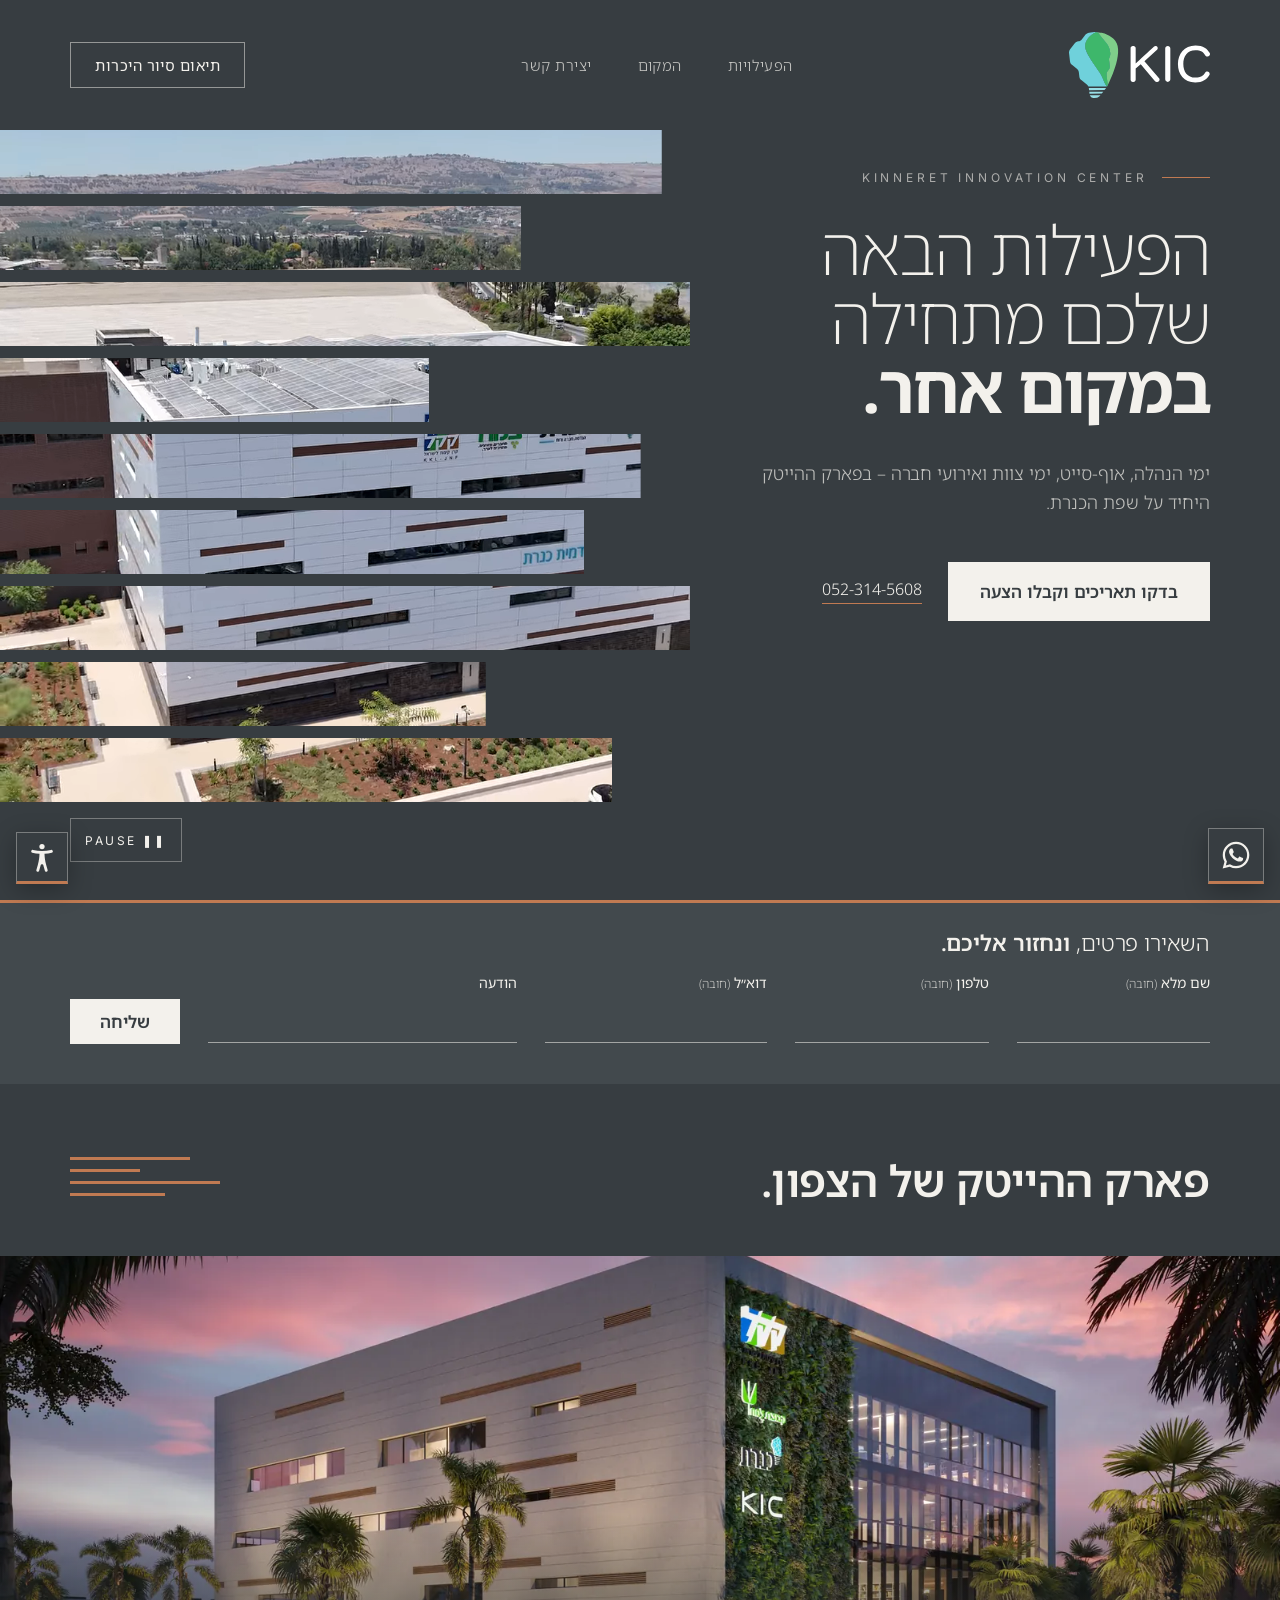
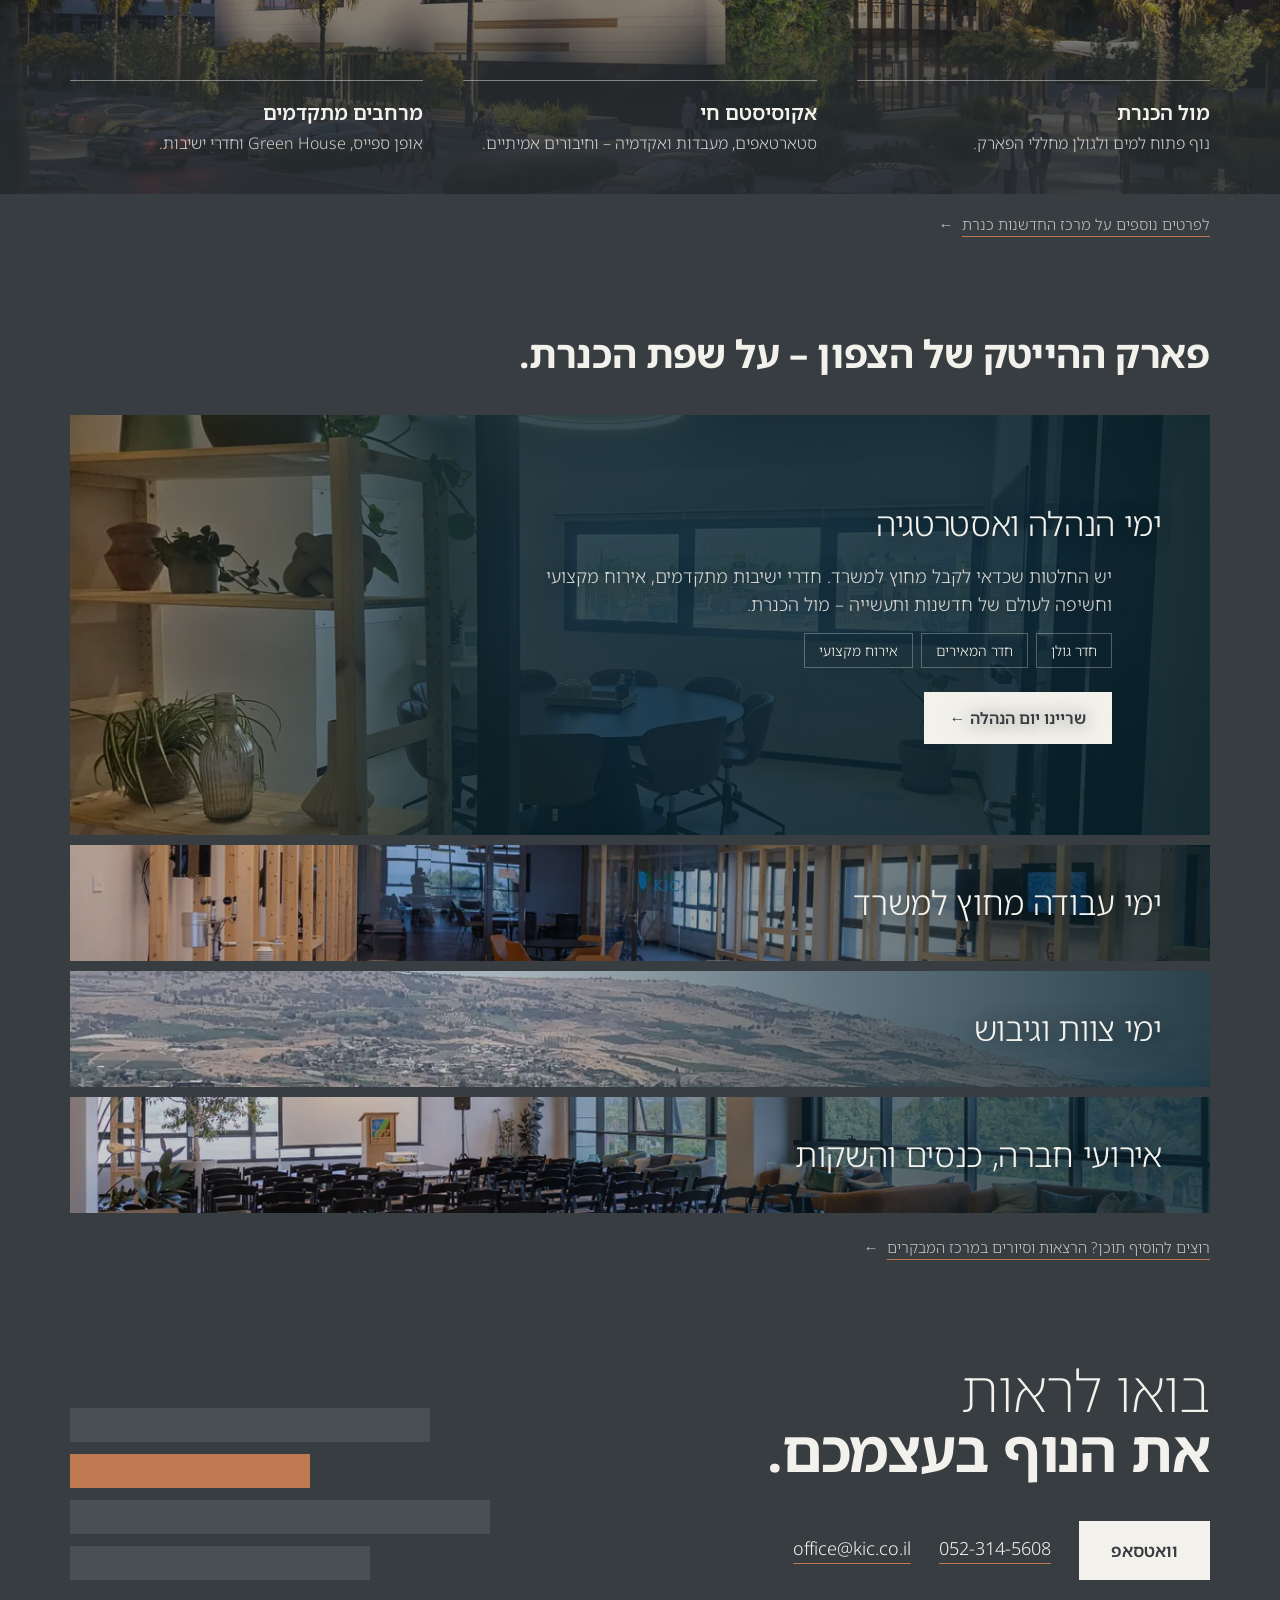
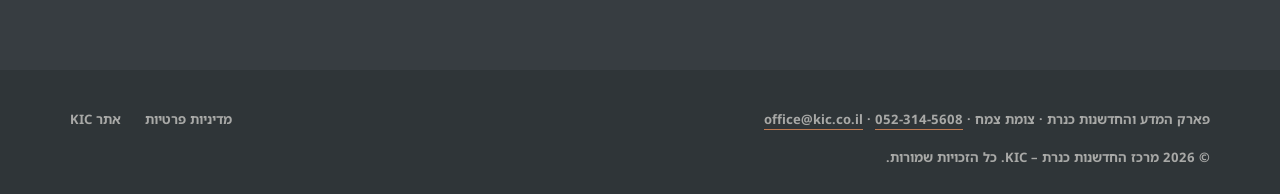
<file: index.html>
<!DOCTYPE html>
<html lang="he" dir="rtl">
<head>
<meta charset="utf-8">
<meta name="viewport" content="width=device-width, initial-scale=1">
<title>ימי הנהלה, אוף‑סייט ואירועי חברה מול הכנרת | KIC – פארק ההייטק של הצפון</title>
<meta name="description" content="ימי הנהלה, אוף סייט לחברות הייטק, ימי גיבוש בצפון ואירועי חברה בכנרת – בפארק ההייטק של הצפון בצומת צמח. בדקו תאריכים וקבלו הצעה בוואטסאפ.">
<meta name="theme-color" content="#373D41">
<!-- TODO: להחליף את https://example.com/ בדומיין הסופי (canonical, og:url, og:image, sitemap, robots, JSON-LD) -->
<link rel="canonical" href="https://example.com/">

<!-- העדפות נגישות מוחלות לפני הרינדור (בלי הבהוב) -->
<script>
(function(){try{var p=JSON.parse(localStorage.getItem('kic-a11y')||'{}'),h=document.documentElement;
for(var k in p){if(p[k])h.setAttribute('data-'+k,p[k]===true?'':p[k]);}
if(p.fs||p.spacing||p.font)h.setAttribute('data-flow','');}catch(e){}})();
</script>

<link rel="preconnect" href="https://fonts.googleapis.com">
<link rel="preconnect" href="https://fonts.gstatic.com" crossorigin>
<link rel="preload" as="style" href="https://fonts.googleapis.com/css2?family=Noto+Sans+Hebrew:wght@200;300;400;600;700&amp;family=Inter:wght@300;400;500&amp;display=swap">
<link rel="stylesheet" href="https://fonts.googleapis.com/css2?family=Noto+Sans+Hebrew:wght@200;300;400;600;700&amp;family=Inter:wght@300;400;500&amp;display=swap" media="print" onload="this.media='all'">
<noscript><link rel="stylesheet" href="https://fonts.googleapis.com/css2?family=Noto+Sans+Hebrew:wght@200;300;400;600;700&amp;family=Inter:wght@300;400;500&amp;display=swap"></noscript>
<link rel="stylesheet" href="css/styles.css">
<link rel="preload" as="image" href="assets/video/hero-poster-640.webp" imagesrcset="assets/video/hero-poster-480.webp 480w, assets/video/hero-poster-640.webp 640w, assets/video/hero-poster-800.webp 800w, assets/video/hero-poster.webp 960w" imagesizes="(max-width: 900px) 94vw, min(55vw, 860px)" fetchpriority="high">

<link rel="icon" href="favicon.ico" sizes="32x32">
<link rel="icon" href="favicon.svg" type="image/svg+xml">
<link rel="apple-touch-icon" href="apple-touch-icon.png">
<link rel="manifest" href="site.webmanifest">

<meta property="og:type" content="website">
<meta property="og:locale" content="he_IL">
<meta property="og:site_name" content="KIC – מרכז החדשנות כנרת">
<meta property="og:title" content="ימי הנהלה, אוף‑סייט ואירועי חברה מול הכנרת | KIC">
<meta property="og:description" content="הפעילות הבאה שלכם מתחילה במקום אחר: ימי הנהלה, ימי צוות וגיבוש, כנסים ואירועי חברה בפארק ההייטק של הצפון, מול הכנרת.">
<meta property="og:url" content="https://example.com/">
<meta property="og:image" content="https://example.com/assets/img/og-kic.jpg">
<meta property="og:image:type" content="image/jpeg">
<meta property="og:image:width" content="1200">
<meta property="og:image:height" content="630">
<meta property="og:image:alt" content="בניין מרכז החדשנות כנרת עם לוגו KIC, ומאחוריו הכנרת והגולן">
<meta name="twitter:card" content="summary_large_image">
<meta name="twitter:title" content="ימי הנהלה, אוף‑סייט ואירועי חברה מול הכנרת | KIC">
<meta name="twitter:description" content="ימי הנהלה, ימי צוות וגיבוש, כנסים ואירועי חברה בפארק ההייטק של הצפון, מול הכנרת.">
<meta name="twitter:image" content="https://example.com/assets/img/og-kic.jpg">
<meta name="twitter:image:alt" content="בניין מרכז החדשנות כנרת עם לוגו KIC, ומאחוריו הכנרת והגולן">

<!-- TODO: להוסיף ל-sameAs את כתובות הלינקדאין והפייסבוק הרשמיות של KIC -->
<script type="application/ld+json">
{
  "@context": "https://schema.org",
  "@graph": [
    {
      "@type": "Organization",
      "@id": "https://example.com/#org",
      "name": "מרכז החדשנות כנרת – KIC",
      "alternateName": ["KIC – Kinneret Innovation Center", "פארק המדע והחדשנות כנרת"],
      "url": "https://example.com/",
      "logo": "https://example.com/assets/logo/kic-logo.png",
      "email": "office@kic.co.il",
      "telephone": "+972-52-314-5608",
      "address": { "@id": "https://example.com/#address" },
      "sameAs": ["https://www.kinneretinnovation.com/he/kic-park"]
    },
    {
      "@type": "EventVenue",
      "@id": "https://example.com/#venue",
      "name": "פארק KIC – פארק ההייטק של הצפון",
      "description": "ימי הנהלה ואסטרטגיה, ימי עבודה מחוץ למשרד, ימי צוות וגיבוש, ואירועי חברה, כנסים והשקות – בפארק ההייטק על שפת הכנרת.",
      "url": "https://example.com/",
      "image": "https://example.com/assets/img/og-kic.jpg",
      "telephone": "+972-52-314-5608",
      "email": "office@kic.co.il",
      "address": {
        "@type": "PostalAddress",
        "@id": "https://example.com/#address",
        "streetAddress": "פארק המדע והחדשנות כנרת, צומת צמח",
        "addressLocality": "צומת צמח",
        "addressRegion": "עמק הירדן",
        "addressCountry": "IL"
      },
      "geo": { "@type": "GeoCoordinates", "latitude": 32.70, "longitude": 35.58 },
      "containedInPlace": { "@type": "Place", "name": "הכנרת" },
      "publicAccess": false,
      "organizer": { "@id": "https://example.com/#org" },
      "sameAs": ["https://www.kinneretinnovation.com/he/kic-park"]
    }
  ]
}
</script>
</head>
<body>
<a class="skip" href="#main">דלג לתוכן הראשי</a>

<header class="top">
  <a class="logo" href="./" aria-label="KIC – מרכז החדשנות כנרת, לראש העמוד">
    <img class="logo-light" src="assets/logo/kic-logo-light.svg" alt="KIC – מרכז החדשנות כנרת" width="140" height="66">
    <img class="logo-dark" src="assets/logo/kic-logo-dark.svg" alt="KIC – מרכז החדשנות כנרת" width="140" height="66" loading="lazy">
  </a>
  <nav aria-label="ניווט ראשי">
    <a href="#formats">הפעילויות</a>
    <a href="#place">המקום</a>
    <a href="#contact">יצירת קשר</a>
  </nav>
  <a class="btn-line" href="https://wa.me/972523145608" data-wa="tour" target="_blank" rel="noopener">תיאום סיור היכרות<span class="sr"> בוואטסאפ (נפתח בחלון חדש)</span></a>
</header>

<main id="main" tabindex="-1">
  <section class="hero" aria-labelledby="h-hero">
    <div class="strips">
      <div class="strips-media">
        <img id="heroPoster" src="assets/video/hero-poster-640.webp" srcset="assets/video/hero-poster-480.webp 480w, assets/video/hero-poster-640.webp 640w, assets/video/hero-poster-800.webp 800w, assets/video/hero-poster.webp 960w" sizes="(max-width: 900px) 94vw, min(55vw, 860px)" width="960" height="1118" alt="צילום רחפן של בניין מרכז החדשנות כנרת, ומאחוריו הכנרת" fetchpriority="high" decoding="async">
        <video id="heroVideo" muted loop playsinline preload="none" disablepictureinpicture aria-label="צילום רחפן שעולה מעל בניין מרכז החדשנות כנרת וחושף את הכנרת" hidden></video>
      </div>
      <div aria-hidden="true"><div class="cover" style="--i:0;width:94%"></div><div class="cover" style="--i:1;width:74%"></div><div class="cover" style="--i:2;width:98%"></div><div class="cover" style="--i:3;width:61%"></div><div class="cover" style="--i:4;width:91%"></div><div class="cover" style="--i:5;width:83%"></div><div class="cover" style="--i:6;width:98%"></div><div class="cover" style="--i:7;width:69%"></div><div class="cover" style="--i:8;width:87%"></div></div>
    </div>
    <button class="vctl" id="vctl" type="button" aria-pressed="false" aria-label="עצירת וידאו הרקע – PAUSE / PLAY" hidden><span aria-hidden="true" id="vctlText">❚❚ PAUSE</span></button>

    <div class="hero-copy">
      <p class="label up" lang="en">KINNERET INNOVATION CENTER</p>
      <h1 id="h-hero" class="up">הפעילות הבאה<br>שלכם מתחילה<br><strong>במקום אחר.</strong></h1>
      <p class="lead up2">ימי הנהלה, אוף‑סייט, ימי צוות ואירועי חברה – בפארק ההייטק היחיד על שפת הכנרת.</p>
      <div class="actions up2">
        <a class="btn" href="https://wa.me/972523145608" data-wa="quote" target="_blank" rel="noopener">בדקו תאריכים וקבלו הצעה<span class="sr"> בוואטסאפ (נפתח בחלון חדש)</span></a>
        <a class="ulink" href="tel:+972523145608" data-tel><span class="sr">טלפון: </span><span dir="ltr" data-phone-text>052-314-5608</span></a>
      </div>
    </div>

  </section>

  <section class="form-section" id="form" aria-labelledby="h-form">
    <h2 id="h-form" class="h-form">השאירו פרטים, <b>ונחזור אליכם.</b></h2>
    <!-- נשלח ל-office@kic.co.il דרך FormSubmit (הכתובת מוגדרת ב-js/config.js → FORM_ENDPOINT).
         בלי JS הטופס נשלח רגיל (action) עם ולידציה מובנית של הדפדפן. -->
    <form class="lead-form" id="leadForm" action="https://formsubmit.co/office@kic.co.il" method="POST" accept-charset="UTF-8">
      <div class="field">
        <label for="f-name">שם מלא <span class="req">(חובה)</span></label>
        <input id="f-name" name="שם מלא" type="text" autocomplete="name" required minlength="2" maxlength="80" aria-describedby="f-name-err">
        <p class="err" id="f-name-err" hidden></p>
      </div>
      <div class="field">
        <label for="f-phone">טלפון <span class="req">(חובה)</span></label>
        <input id="f-phone" name="טלפון" type="tel" inputmode="tel" autocomplete="tel" required maxlength="20" dir="ltr" aria-describedby="f-phone-err">
        <p class="err" id="f-phone-err" hidden></p>
      </div>
      <div class="field">
        <label for="f-email">דוא״ל <span class="req">(חובה)</span></label>
        <input id="f-email" name="דוא״ל" type="email" autocomplete="email" required maxlength="120" dir="ltr" aria-describedby="f-email-err">
        <p class="err" id="f-email-err" hidden></p>
      </div>
      <div class="field field--msg">
        <label for="f-msg">הודעה</label>
        <input id="f-msg" name="הודעה" type="text" maxlength="2000" aria-describedby="f-msg-err">
        <p class="err" id="f-msg-err" hidden></p>
      </div>
      <!-- מלכודת ספאם: בוטים ממלאים, אנשים לא רואים -->
      <div class="hp" aria-hidden="true"><label for="f-hp">לא למילוי</label><input id="f-hp" type="text" name="_honey" tabindex="-1" autocomplete="off"></div>
      <input type="hidden" name="_subject" value="פנייה מעמוד הנחיתה – פארק KIC">
      <input type="hidden" name="_template" value="table">
      <input type="hidden" name="_captcha" value="false">
      <div class="form-actions">
        <button class="btn" type="submit" id="f-submit">שליחה</button>
        <p class="form-status" id="form-status" role="status" aria-live="polite"></p>
      </div>
    </form>
  </section>

  <section class="place" id="place" aria-labelledby="h-place">
    <div class="place-head">
      <h2 id="h-place" class="h-place"><b>פארק ההייטק של הצפון.</b></h2>
      <div class="slats" aria-hidden="true"><span style="width:120px"></span><span style="width:70px"></span><span style="width:150px"></span><span style="width:95px"></span></div>
    </div>
    <div class="pano">
      <img class="pano-building" src="assets/img/kic-building-1200.webp" srcset="assets/img/kic-building-480.webp 480w, assets/img/kic-building-800.webp 800w, assets/img/kic-building-1200.webp 1200w, assets/img/kic-building-1600.webp 1600w, assets/img/kic-building-2000.webp 2000w" sizes="100vw" width="2000" height="1379" alt="בניין מרכז החדשנות כנרת עם הקיר הירוק והלוגו של KIC, מואר בשעת דמדומים ומוקף עצי דקל" loading="lazy" decoding="async">
      <ul class="values">
        <li><p class="t">מול הכנרת</p><p class="d">נוף פתוח למים ולגולן מחללי הפארק.</p></li>
        <li><p class="t">אקוסיסטם חי</p><p class="d">סטארטאפים, מעבדות ואקדמיה – וחיבורים אמיתיים.</p></li>
        <li><p class="t">מרחבים מתקדמים</p><p class="d">אופן ספייס, Green House וחדרי ישיבות.</p></li>
      </ul>
    </div>
    <a class="more-link" href="https://www.kinneretinnovation.com/he/kic-park" data-link="KIC_SITE" target="_blank" rel="noopener"><span>לפרטים נוספים על מרכז החדשנות כנרת</span> <span aria-hidden="true">←</span><span class="sr"> (נפתח בחלון חדש)</span></a>
  </section>

  <section class="formats" id="formats" aria-labelledby="h-formats">
    <div class="formats-head">
      <h2 id="h-formats" class="h-formats"><strong>פארק ההייטק של הצפון – על שפת הכנרת.</h2>
    </div>
    <div class="rows" id="rows">

      <div class="row on">
        <img src="assets/img/meeting-golan-1200.webp" srcset="assets/img/meeting-golan-480.webp 480w, assets/img/meeting-golan-800.webp 800w, assets/img/meeting-golan-1200.webp 1200w, assets/img/meeting-golan-1600.webp 1600w, assets/img/meeting-golan-2000.webp 2000w" sizes="(min-width: 1455px) calc(100vw - 160px), (min-width: 364px) 89vw, calc(100vw - 40px)" width="2000" height="924" alt="חדר הישיבות גולן" loading="lazy" decoding="async">
        <h3 class="row-h"><button class="row-toggle" type="button" id="row-btn-0" aria-expanded="true" aria-controls="more-0" aria-labelledby="row-t-0"></button></h3>
        <div class="row-body">
          <div class="row-title"><span class="t" id="row-t-0">ימי הנהלה ואסטרטגיה</span></div>
          <div class="row-more" id="more-0" role="region" aria-labelledby="row-t-0">
            <p>יש החלטות שכדאי לקבל מחוץ למשרד. חדרי ישיבות מתקדמים, אירוח מקצועי וחשיפה לעולם של חדשנות ותעשייה – מול הכנרת.</p>
            <ul class="tags" aria-label="מרחבים"><li>חדר גולן</li><li>חדר המאירים</li><li>אירוח מקצועי</li></ul>
            <div class="row-actions"><a class="btn" href="https://wa.me/972523145608" data-wa-activity="ימי הנהלה ואסטרטגיה" target="_blank" rel="noopener">שריינו יום הנהלה <span aria-hidden="true">←</span><span class="sr"> בוואטסאפ (נפתח בחלון חדש)</span></a></div>
          </div>
        </div>
      </div>

      <div class="row">
        <img src="assets/img/greenhouse-1200.webp" srcset="assets/img/greenhouse-480.webp 480w, assets/img/greenhouse-800.webp 800w, assets/img/greenhouse-1200.webp 1200w, assets/img/greenhouse-1600.webp 1600w, assets/img/greenhouse-2000.webp 2000w" sizes="(min-width: 1455px) calc(100vw - 160px), (min-width: 364px) 89vw, calc(100vw - 40px)" width="2000" height="1333" alt="מתחם ה‑Green House" loading="lazy" decoding="async">
        <h3 class="row-h"><button class="row-toggle" type="button" id="row-btn-1" aria-expanded="false" aria-controls="more-1" aria-labelledby="row-t-1"></button></h3>
        <div class="row-body">
          <div class="row-title"><span class="t" id="row-t-1">ימי עבודה מחוץ למשרד</span></div>
          <div class="row-more" id="more-1" role="region" aria-labelledby="row-t-1" hidden>
            <p>לפעמים צריך לשנות סביבה כדי לחשוב אחרת. מרחבי עבודה, חדרי ישיבות, סדנאות ותוכן מקצועי בתוך אקוסיסטם חי.</p>
            <ul class="tags" aria-label="מרחבים"><li lang="en">Green House</li><li>חדרי ישיבות</li><li>סדנאות</li></ul>
            <div class="row-actions"><a class="btn" href="https://wa.me/972523145608" data-wa-activity="ימי עבודה מחוץ למשרד" target="_blank" rel="noopener">בדקו תאריכים <span aria-hidden="true">←</span><span class="sr"> לימי עבודה מחוץ למשרד בוואטסאפ (נפתח בחלון חדש)</span></a></div>
          </div>
        </div>
      </div>

      <div class="row">
        <img src="assets/img/lake-coast-1200.webp" srcset="assets/img/lake-coast-480.webp 480w, assets/img/lake-coast-800.webp 800w, assets/img/lake-coast-1200.webp 1200w, assets/img/lake-coast-1600.webp 1600w, assets/img/lake-coast-2000.webp 2000w" sizes="(min-width: 1455px) calc(100vw - 160px), (min-width: 364px) 89vw, calc(100vw - 40px)" width="2000" height="3556" alt="חוף הכנרת במבט רחפן" loading="lazy" decoding="async">
        <h3 class="row-h"><button class="row-toggle" type="button" id="row-btn-2" aria-expanded="false" aria-controls="more-2" aria-labelledby="row-t-2"></button></h3>
        <div class="row-body">
          <div class="row-title"><span class="t" id="row-t-2">ימי צוות וגיבוש</span></div>
          <div class="row-more" id="more-2" role="region" aria-labelledby="row-t-2" hidden>
            <p>יום שמחבר בין אנשים, רעיונות וחוויות: מרחבים מתקדמים, פעילויות משותפות, תוכן מעשיר ואפשרות לשלב חוויה בכנרת.</p>
            <ul class="tags" aria-label="מרחבים"><li>אופן ספייס</li><li lang="en">Green House</li><li>פעילות בכנרת</li></ul>
            <div class="row-actions"><a class="btn" href="https://wa.me/972523145608" data-wa-activity="ימי צוות וגיבוש" target="_blank" rel="noopener">בדקו תאריכים <span aria-hidden="true">←</span><span class="sr"> לימי צוות וגיבוש בוואטסאפ (נפתח בחלון חדש)</span></a></div>
          </div>
        </div>
      </div>

      <div class="row">
        <img src="assets/img/openspace-event-1200.webp" srcset="assets/img/openspace-event-480.webp 480w, assets/img/openspace-event-800.webp 800w, assets/img/openspace-event-1200.webp 1200w, assets/img/openspace-event-1600.webp 1600w, assets/img/openspace-event-2000.webp 2000w" sizes="(min-width: 1455px) calc(100vw - 160px), (min-width: 364px) 89vw, calc(100vw - 40px)" width="2000" height="1125" alt="האופן ספייס מסודר לאירוע" loading="lazy" decoding="async">
        <h3 class="row-h"><button class="row-toggle" type="button" id="row-btn-3" aria-expanded="false" aria-controls="more-3" aria-labelledby="row-t-3"></button></h3>
        <div class="row-body">
          <div class="row-title"><span class="t" id="row-t-3">אירועי חברה, כנסים והשקות</span></div>
          <div class="row-more" id="more-3" role="region" aria-labelledby="row-t-3" hidden>
            <p>חללי אירועים, תשתיות טכנולוגיות, מיתוג, אירוח ותוכן – כי אצלנו כל אירוע מקבל ערך נוסף.</p>
            <ul class="tags" aria-label="מרחבים"><li>אופן ספייס</li><li>מסכי לובי</li><li>מיתוג ואירוח</li></ul>
            <div class="row-actions">
              <a class="btn" href="https://wa.me/972523145608" data-wa-activity="אירועי חברה, כנסים והשקות" target="_blank" rel="noopener">ספרו לנו על האירוע <span aria-hidden="true">←</span><span class="sr"> בוואטסאפ (נפתח בחלון חדש)</span></a>
            </div>
          </div>
        </div>
      </div>

    </div>
    <a class="more-link more-link--formats" href="https://www.kinneretinnovation.com/he" data-link="VISITOR_CENTER_URL" target="_blank" rel="noopener"><span>רוצים להוסיף תוכן? הרצאות וסיורים במרכז המבקרים</span> <span aria-hidden="true">←</span><span class="sr"> (נפתח בחלון חדש)</span></a>
  </section>

  <section class="contact" id="contact" aria-labelledby="h-contact">
    <div>
      <h2 id="h-contact" class="h-contact">בואו לראות<br><b>את הנוף בעצמכם.</b></h2>
      <div class="contact-links">
        <a class="btn" href="https://wa.me/972523145608" data-wa="contact" target="_blank" rel="noopener">וואטסאפ<span class="sr"> (נפתח בחלון חדש)</span></a>
        <a class="ulink" href="tel:+972523145608" data-tel><span class="sr">טלפון: </span><span dir="ltr" data-phone-text>052-314-5608</span></a>
        <a class="ulink" href="mailto:office@kic.co.il?subject=%D7%A4%D7%A0%D7%99%D7%99%D7%94%20%D7%9E%D7%A2%D7%9E%D7%95%D7%93%20%D7%94%D7%A0%D7%97%D7%99%D7%AA%D7%94%20%E2%80%93%20%D7%A4%D7%90%D7%A8%D7%A7%20KIC" data-mail><span class="sr">דוא״ל: </span><span dir="ltr" data-mail-text>office@kic.co.il</span></a>
      </div>
    </div>
    <div class="bars" aria-hidden="true"><span style="width:360px"></span><span style="width:240px"></span><span style="width:420px"></span><span style="width:300px"></span></div>
  </section>
</main>

<footer class="site-footer">
  <p>פארק המדע והחדשנות כנרת · צומת צמח · <a href="tel:+972523145608" data-tel><span dir="ltr" data-phone-text>052-314-5608</span></a> · <a href="mailto:office@kic.co.il?subject=%D7%A4%D7%A0%D7%99%D7%99%D7%94%20%D7%9E%D7%A2%D7%9E%D7%95%D7%93%20%D7%94%D7%A0%D7%97%D7%99%D7%AA%D7%94%20%E2%80%93%20%D7%A4%D7%90%D7%A8%D7%A7%20KIC" data-mail><span dir="ltr" data-mail-text>office@kic.co.il</span></a></p>
  <nav aria-label="קישורים משפטיים ומידע">
    <ul>
      <li><a href="privacy.html">מדיניות פרטיות</a></li>
      <li><a href="#" data-cookie-settings role="button">הגדרות עוגיות</a></li>
      <li><a href="https://www.kinneretinnovation.com/he/kic-park" data-link="KIC_SITE" target="_blank" rel="noopener">אתר KIC<span class="sr"> (נפתח בחלון חדש)</span></a></li>
    </ul>
  </nav>
  <p class="copy">© <span data-year>2026</span> מרכז החדשנות כנרת – KIC. כל הזכויות שמורות.</p>
</footer>

<aside aria-label="וואטסאפ"><a class="wa-fab" href="https://wa.me/972523145608" data-wa="contact" target="_blank" rel="noopener"><svg class="wa-icon" viewBox="0 0 24 24" aria-hidden="true" focusable="false"><path fill="currentColor" d="M17.47 14.38c-.3-.15-1.75-.86-2.02-.96-.27-.1-.47-.15-.67.15-.2.3-.77.96-.94 1.16-.17.2-.35.22-.64.07-.3-.15-1.25-.46-2.38-1.47-.88-.79-1.47-1.76-1.64-2.05-.17-.3-.02-.46.13-.6.13-.13.3-.35.45-.52.15-.17.2-.3.3-.5.1-.2.05-.37-.03-.52-.07-.15-.67-1.6-.92-2.2-.24-.58-.49-.5-.67-.5h-.57c-.2 0-.52.07-.79.37-.27.3-1.04 1.02-1.04 2.48s1.07 2.88 1.21 3.08c.15.2 2.1 3.2 5.08 4.49.71.31 1.26.49 1.7.63.71.23 1.36.2 1.87.12.57-.08 1.75-.72 2-1.41.25-.69.25-1.29.17-1.41-.07-.13-.27-.2-.57-.35zM12.04 21.5h-.01a9.45 9.45 0 0 1-4.82-1.32l-.35-.2-3.58.94.96-3.49-.23-.36a9.43 9.43 0 0 1-1.45-5.03c0-5.22 4.25-9.47 9.48-9.47a9.4 9.4 0 0 1 6.7 2.78 9.4 9.4 0 0 1 2.77 6.7c0 5.22-4.25 9.47-9.47 9.47zm8.06-17.53A11.33 11.33 0 0 0 12.04.63C5.76.63.65 5.74.65 12.02c0 2.01.52 3.97 1.52 5.7L.55 23.63l6.04-1.58a11.37 11.37 0 0 0 5.44 1.39h.01c6.28 0 11.39-5.11 11.39-11.39 0-3.04-1.18-5.9-3.33-8.05z"/></svg><span class="sr">שליחת הודעה בוואטסאפ (נפתח בחלון חדש)</span></a></aside>

<script src="js/config.js"></script>
<script src="js/consent.js"></script>
<script src="js/main.js"></script>
<script src="js/a11y.js"></script>
</body>
</html>
</file>
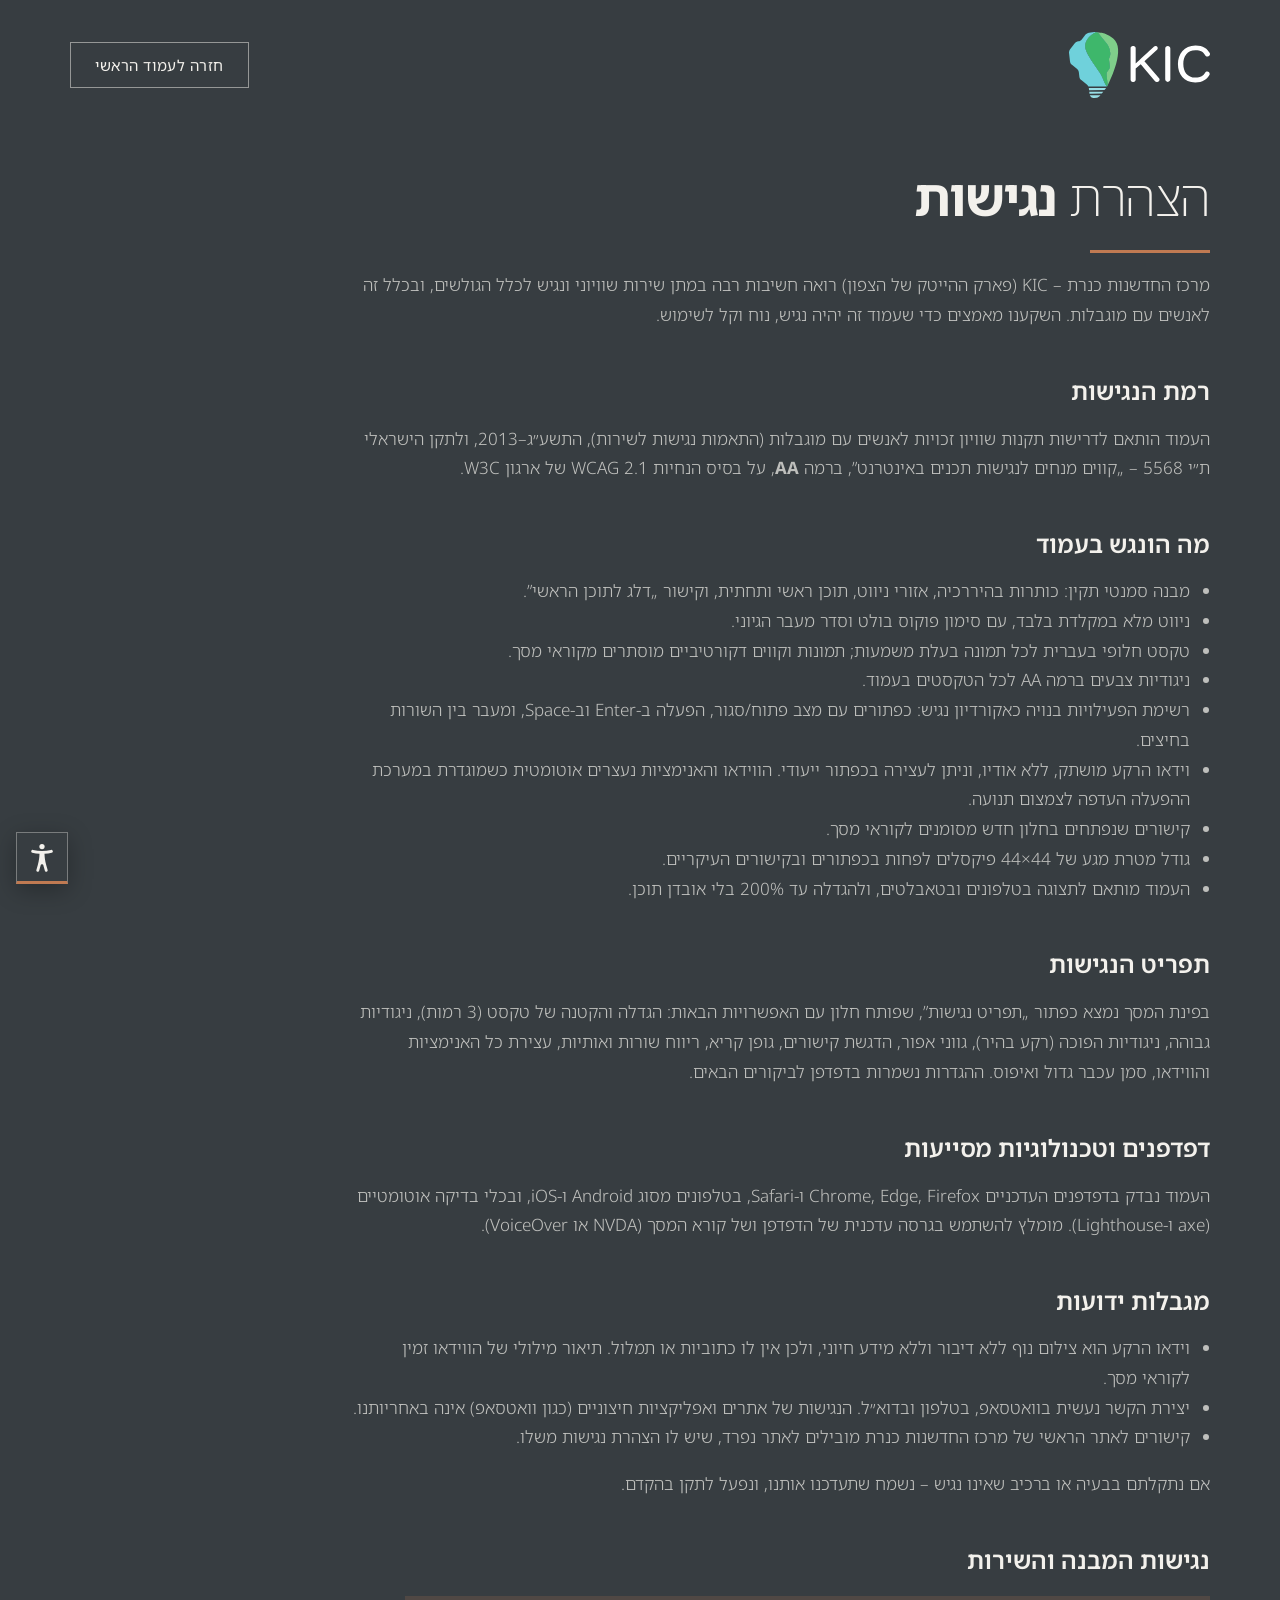
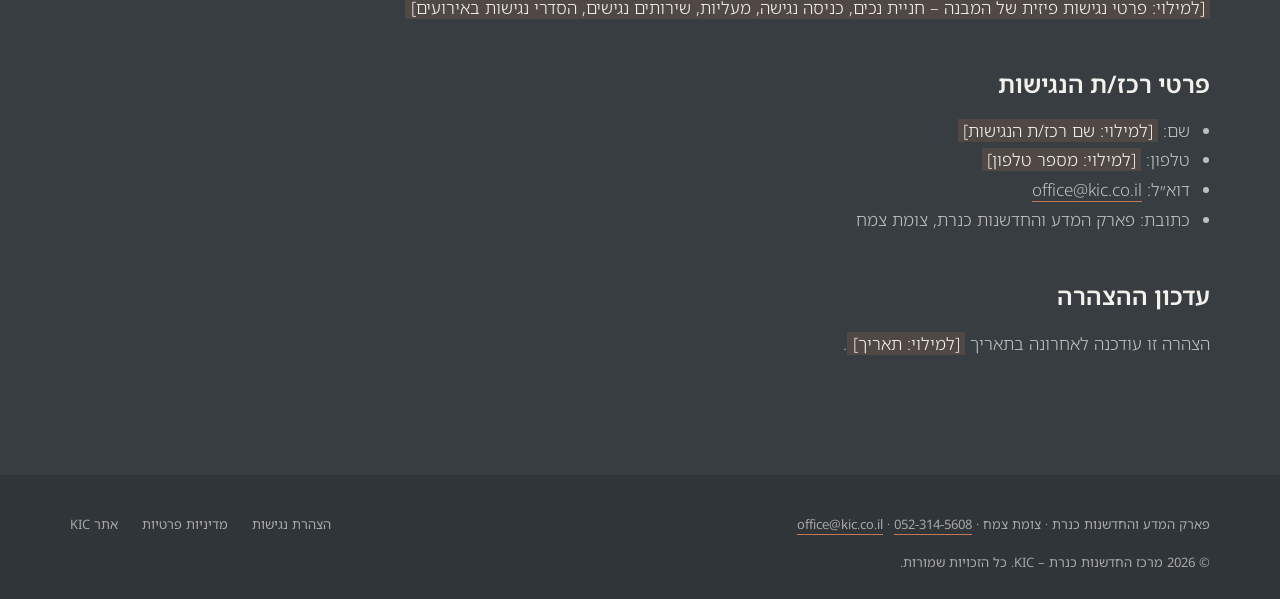
<file: accessibility.html>
<!DOCTYPE html>
<html lang="he" dir="rtl">
<head>
<meta charset="utf-8">
<meta name="viewport" content="width=device-width, initial-scale=1">
<title>הצהרת נגישות | KIC – מרכז החדשנות כנרת</title>
<meta name="description" content="הצהרת הנגישות של עמוד הנחיתה של פארק KIC – מרכז החדשנות כנרת: רמת הנגישות, ההתאמות שבוצעו, מגבלות ידועות ופרטי רכז/ת הנגישות.">
<meta name="theme-color" content="#373D41">
<link rel="canonical" href="https://example.com/accessibility.html">
<script>
(function(){try{var p=JSON.parse(localStorage.getItem('kic-a11y')||'{}'),h=document.documentElement;
for(var k in p){if(p[k])h.setAttribute('data-'+k,p[k]===true?'':p[k]);}
if(p.fs||p.spacing||p.font)h.setAttribute('data-flow','');}catch(e){}})();
</script>
<link rel="preconnect" href="https://fonts.googleapis.com">
<link rel="preconnect" href="https://fonts.gstatic.com" crossorigin>
<link rel="preload" as="style" href="https://fonts.googleapis.com/css2?family=Noto+Sans+Hebrew:wght@200;300;400;600;700&amp;family=Inter:wght@300;400;500&amp;display=swap">
<link rel="stylesheet" href="https://fonts.googleapis.com/css2?family=Noto+Sans+Hebrew:wght@200;300;400;600;700&amp;family=Inter:wght@300;400;500&amp;display=swap" media="print" onload="this.media='all'">
<noscript><link rel="stylesheet" href="https://fonts.googleapis.com/css2?family=Noto+Sans+Hebrew:wght@200;300;400;600;700&amp;family=Inter:wght@300;400;500&amp;display=swap"></noscript>
<link rel="stylesheet" href="css/styles.css">
<link rel="icon" href="favicon.ico" sizes="32x32">
<link rel="icon" href="favicon.svg" type="image/svg+xml">
<link rel="apple-touch-icon" href="apple-touch-icon.png">
<link rel="manifest" href="site.webmanifest">
</head>
<body>
<a class="skip" href="#main">דלג לתוכן הראשי</a>

<header class="top">
  <a class="logo" href="./" aria-label="KIC – מרכז החדשנות כנרת, לעמוד הראשי">
    <img class="logo-light" src="assets/logo/kic-logo-light.svg" alt="KIC – מרכז החדשנות כנרת" width="140" height="66">
    <img class="logo-dark" src="assets/logo/kic-logo-dark.svg" alt="KIC – מרכז החדשנות כנרת" width="140" height="66" loading="lazy">
  </a>
  <a class="btn-line" href="./">חזרה לעמוד הראשי</a>
</header>

<main id="main" tabindex="-1" class="doc">
  <h1>הצהרת <b>נגישות</b></h1>
  <span class="rule" aria-hidden="true"></span>

  <p>מרכז החדשנות כנרת – KIC (פארק ההייטק של הצפון) רואה חשיבות רבה במתן שירות שוויוני ונגיש לכלל הגולשים, ובכלל זה לאנשים עם מוגבלות. השקענו מאמצים כדי שעמוד זה יהיה נגיש, נוח וקל לשימוש.</p>

  <h2>רמת הנגישות</h2>
  <p>העמוד הותאם לדרישות תקנות שוויון זכויות לאנשים עם מוגבלות (התאמות נגישות לשירות), התשע״ג–2013, ולתקן הישראלי ת״י 5568 – „קווים מנחים לנגישות תכנים באינטרנט”, ברמה <strong>AA</strong>, על בסיס הנחיות WCAG 2.1 של ארגון W3C.</p>

  <h2>מה הונגש בעמוד</h2>
  <ul>
    <li>מבנה סמנטי תקין: כותרות בהיררכיה, אזורי ניווט, תוכן ראשי ותחתית, וקישור „דלג לתוכן הראשי”.</li>
    <li>ניווט מלא במקלדת בלבד, עם סימון פוקוס בולט וסדר מעבר הגיוני.</li>
    <li>טקסט חלופי בעברית לכל תמונה בעלת משמעות; תמונות וקווים דקורטיביים מוסתרים מקוראי מסך.</li>
    <li>ניגודיות צבעים ברמה AA לכל הטקסטים בעמוד.</li>
    <li>רשימת הפעילויות בנויה כאקורדיון נגיש: כפתורים עם מצב פתוח/סגור, הפעלה ב‑Enter וב‑Space, ומעבר בין השורות בחיצים.</li>
    <li>וידאו הרקע מושתק, ללא אודיו, וניתן לעצירה בכפתור ייעודי. הווידאו והאנימציות נעצרים אוטומטית כשמוגדרת במערכת ההפעלה העדפה לצמצום תנועה.</li>
    <li>קישורים שנפתחים בחלון חדש מסומנים לקוראי מסך.</li>
    <li>גודל מטרת מגע של 44×44 פיקסלים לפחות בכפתורים ובקישורים העיקריים.</li>
    <li>העמוד מותאם לתצוגה בטלפונים ובטאבלטים, ולהגדלה עד 200% בלי אובדן תוכן.</li>
  </ul>

  <h2>תפריט הנגישות</h2>
  <p>בפינת המסך נמצא כפתור „תפריט נגישות”, שפותח חלון עם האפשרויות הבאות: הגדלה והקטנה של טקסט (3 רמות), ניגודיות גבוהה, ניגודיות הפוכה (רקע בהיר), גווני אפור, הדגשת קישורים, גופן קריא, ריווח שורות ואותיות, עצירת כל האנימציות והווידאו, סמן עכבר גדול ואיפוס. ההגדרות נשמרות בדפדפן לביקורים הבאים.</p>

  <h2>דפדפנים וטכנולוגיות מסייעות</h2>
  <p>העמוד נבדק בדפדפנים העדכניים Chrome, Edge, Firefox ו‑Safari, בטלפונים מסוג Android ו‑iOS, ובכלי בדיקה אוטומטיים (axe ו‑Lighthouse). מומלץ להשתמש בגרסה עדכנית של הדפדפן ושל קורא המסך (NVDA או VoiceOver).</p>

  <h2>מגבלות ידועות</h2>
  <ul>
    <li>וידאו הרקע הוא צילום נוף ללא דיבור וללא מידע חיוני, ולכן אין לו כתוביות או תמלול. תיאור מילולי של הווידאו זמין לקוראי מסך.</li>
    <li>יצירת הקשר נעשית בוואטסאפ, בטלפון ובדוא״ל. הנגישות של אתרים ואפליקציות חיצוניים (כגון וואטסאפ) אינה באחריותנו.</li>
    <li>קישורים לאתר הראשי של מרכז החדשנות כנרת מובילים לאתר נפרד, שיש לו הצהרת נגישות משלו.</li>
  </ul>
  <p>אם נתקלתם בבעיה או ברכיב שאינו נגיש – נשמח שתעדכנו אותנו, ונפעל לתקן בהקדם.</p>

  <h2>נגישות המבנה והשירות</h2>
  <p><span class="tbd">[למילוי: פרטי נגישות פיזית של המבנה – חניית נכים, כניסה נגישה, מעליות, שירותים נגישים, הסדרי נגישות באירועים]</span></p>

  <h2>פרטי רכז/ת הנגישות</h2>
  <ul>
    <li>שם: <span class="tbd">[למילוי: שם רכז/ת הנגישות]</span></li>
    <li>טלפון: <span class="tbd" dir="ltr">[למילוי: מספר טלפון]</span></li>
    <li>דוא״ל: <a href="mailto:office@kic.co.il?subject=%D7%A4%D7%A0%D7%99%D7%99%D7%94%20%D7%91%D7%A0%D7%95%D7%A9%D7%90%20%D7%A0%D7%92%D7%99%D7%A9%D7%95%D7%AA"><span dir="ltr">office@kic.co.il</span></a></li>
    <li>כתובת: פארק המדע והחדשנות כנרת, צומת צמח</li>
  </ul>

  <h2>עדכון ההצהרה</h2>
  <p>הצהרה זו עודכנה לאחרונה בתאריך <span class="tbd">[למילוי: תאריך]</span>.</p>
</main>

<footer class="site-footer">
  <p>פארק המדע והחדשנות כנרת · צומת צמח · <a href="tel:+972523145608"><span dir="ltr">052-314-5608</span></a> · <a href="mailto:office@kic.co.il"><span dir="ltr">office@kic.co.il</span></a></p>
  <nav aria-label="קישורים משפטיים ומידע">
    <ul>
      <li><a href="accessibility.html" aria-current="page">הצהרת נגישות</a></li>
      <li><a href="privacy.html">מדיניות פרטיות</a></li>
      <li><a href="https://www.kinneretinnovation.com/he/kic-park" target="_blank" rel="noopener">אתר KIC<span class="sr"> (נפתח בחלון חדש)</span></a></li>
    </ul>
  </nav>
  <p class="copy">© <span data-year>2026</span> מרכז החדשנות כנרת – KIC. כל הזכויות שמורות.</p>
</footer>

<script src="js/a11y.js"></script>
</body>
</html>
</file>
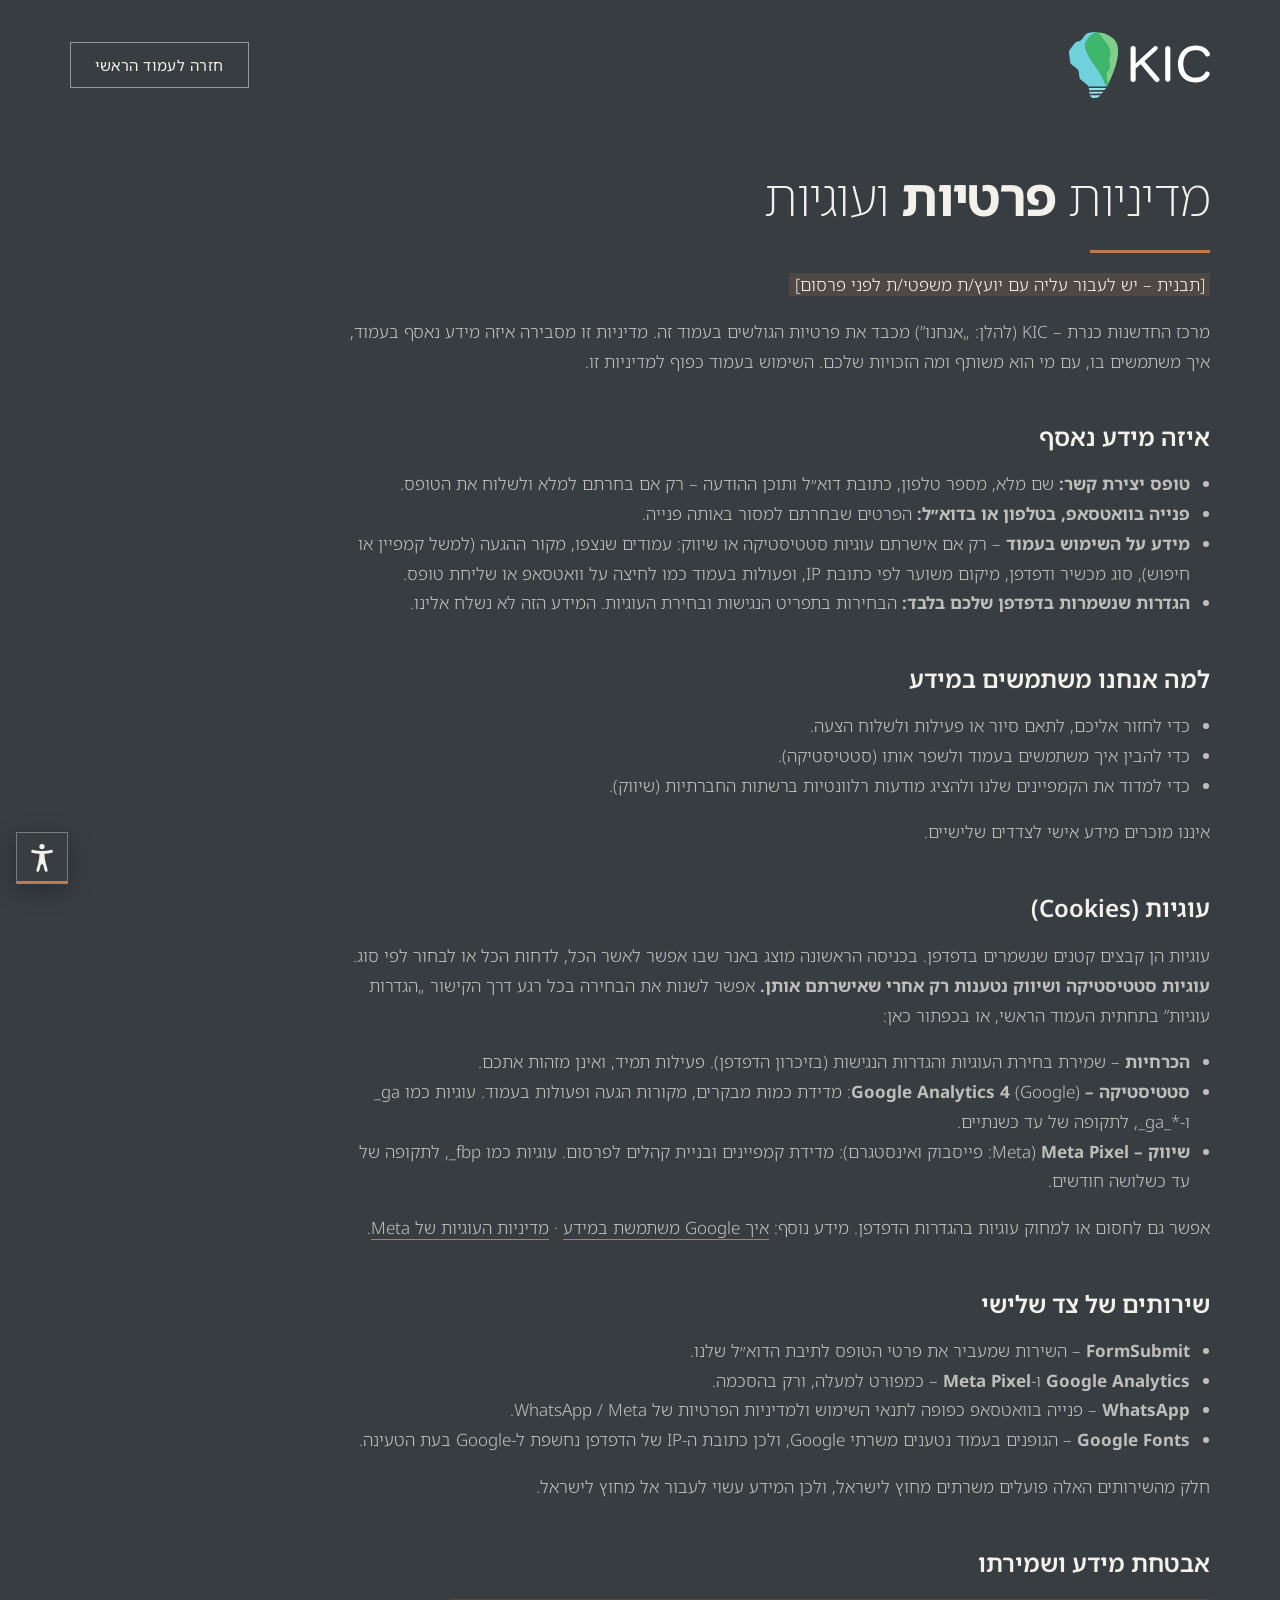
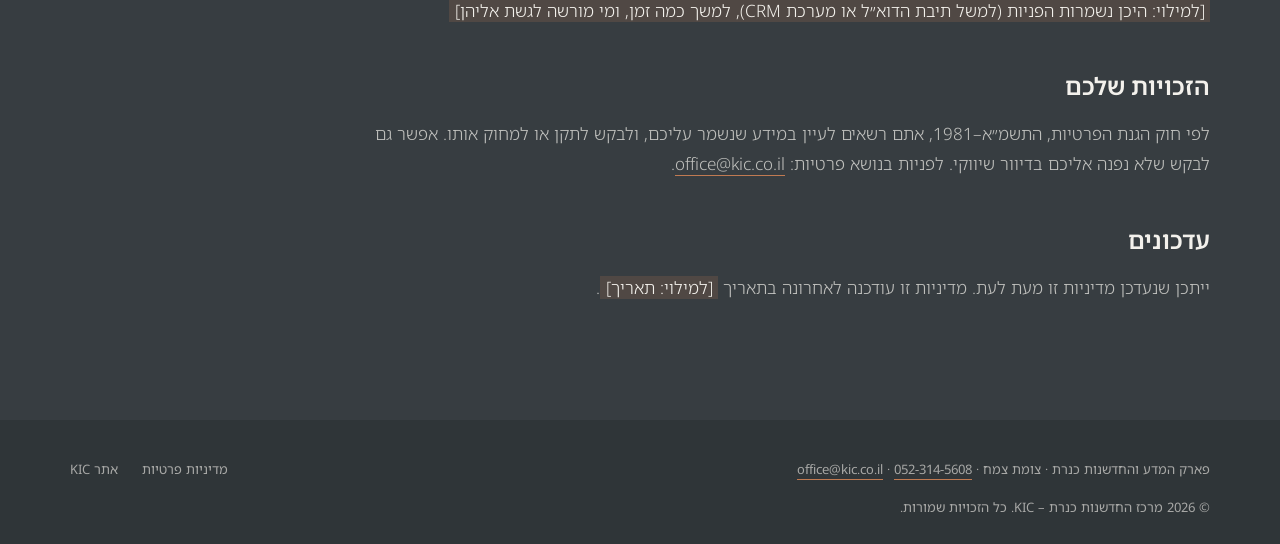
<file: privacy.html>
<!DOCTYPE html>
<html lang="he" dir="rtl">
<head>
<meta charset="utf-8">
<meta name="viewport" content="width=device-width, initial-scale=1">
<title>מדיניות פרטיות ועוגיות | KIC – מרכז החדשנות כנרת</title>
<meta name="description" content="מדיניות הפרטיות והעוגיות של עמוד הנחיתה של פארק KIC – מרכז החדשנות כנרת: איזה מידע נאסף, איך משתמשים בו ומה הזכויות שלכם.">
<meta name="theme-color" content="#373D41">
<link rel="canonical" href="https://example.com/privacy.html">
<script>
(function(){try{var p=JSON.parse(localStorage.getItem('kic-a11y')||'{}'),h=document.documentElement;
for(var k in p){if(p[k])h.setAttribute('data-'+k,p[k]===true?'':p[k]);}
if(p.fs||p.spacing||p.font)h.setAttribute('data-flow','');}catch(e){}})();
</script>
<link rel="preconnect" href="https://fonts.googleapis.com">
<link rel="preconnect" href="https://fonts.gstatic.com" crossorigin>
<link rel="stylesheet" href="https://fonts.googleapis.com/css2?family=Noto+Sans+Hebrew:wght@200;300;400;600;700&amp;family=Inter:wght@300;400;500&amp;display=swap">
<link rel="stylesheet" href="css/styles.css">
<link rel="icon" href="favicon.ico" sizes="32x32">
<link rel="icon" href="favicon.svg" type="image/svg+xml">
<link rel="apple-touch-icon" href="apple-touch-icon.png">
<link rel="manifest" href="site.webmanifest">
</head>
<body>
<a class="skip" href="#main">דלג לתוכן הראשי</a>

<header class="top">
  <a class="logo" href="./" aria-label="KIC – מרכז החדשנות כנרת, לעמוד הראשי">
    <img class="logo-light" src="assets/logo/kic-logo-light.svg" alt="KIC – מרכז החדשנות כנרת" width="140" height="66">
    <img class="logo-dark" src="assets/logo/kic-logo-dark.svg" alt="KIC – מרכז החדשנות כנרת" width="140" height="66" loading="lazy">
  </a>
  <a class="btn-line" href="./">חזרה לעמוד הראשי</a>
</header>

<main id="main" tabindex="-1" class="doc">
  <h1>מדיניות <b>פרטיות</b> ועוגיות</h1>
  <span class="rule" aria-hidden="true"></span>

  <p><span class="tbd">[תבנית – יש לעבור עליה עם יועץ/ת משפטי/ת לפני פרסום]</span></p>

  <p>מרכז החדשנות כנרת – KIC (להלן: „אנחנו”) מכבד את פרטיות הגולשים בעמוד זה. מדיניות זו מסבירה איזה מידע נאסף בעמוד, איך משתמשים בו, עם מי הוא משותף ומה הזכויות שלכם. השימוש בעמוד כפוף למדיניות זו.</p>

  <h2>איזה מידע נאסף</h2>
  <ul>
    <li><strong>טופס יצירת קשר:</strong> שם מלא, מספר טלפון, כתובת דוא״ל ותוכן ההודעה – רק אם בחרתם למלא ולשלוח את הטופס.</li>
    <li><strong>פנייה בוואטסאפ, בטלפון או בדוא״ל:</strong> הפרטים שבחרתם למסור באותה פנייה.</li>
    <li><strong>מידע על השימוש בעמוד</strong> – רק אם אישרתם עוגיות סטטיסטיקה או שיווק: עמודים שנצפו, מקור ההגעה (למשל קמפיין או חיפוש), סוג מכשיר ודפדפן, מיקום משוער לפי כתובת IP, ופעולות בעמוד כמו לחיצה על וואטסאפ או שליחת טופס.</li>
    <li><strong>הגדרות שנשמרות בדפדפן שלכם בלבד:</strong> הבחירות בתפריט הנגישות ובחירת העוגיות. המידע הזה לא נשלח אלינו.</li>
  </ul>

  <h2>למה אנחנו משתמשים במידע</h2>
  <ul>
    <li>כדי לחזור אליכם, לתאם סיור או פעילות ולשלוח הצעה.</li>
    <li>כדי להבין איך משתמשים בעמוד ולשפר אותו (סטטיסטיקה).</li>
    <li>כדי למדוד את הקמפיינים שלנו ולהציג מודעות רלוונטיות ברשתות החברתיות (שיווק).</li>
  </ul>
  <p>איננו מוכרים מידע אישי לצדדים שלישיים.</p>

  <h2 id="cookies">עוגיות (Cookies)</h2>
  <p>עוגיות הן קבצים קטנים שנשמרים בדפדפן. בכניסה הראשונה מוצג באנר שבו אפשר לאשר הכל, לדחות הכל או לבחור לפי סוג. <strong>עוגיות סטטיסטיקה ושיווק נטענות רק אחרי שאישרתם אותן.</strong> אפשר לשנות את הבחירה בכל רגע דרך הקישור „הגדרות עוגיות” בתחתית העמוד הראשי, או בכפתור כאן:</p>
  <p><button type="button" class="cookie-btn" data-cookie-settings>הגדרות עוגיות</button></p>
  <ul>
    <li><strong>הכרחיות</strong> – שמירת בחירת העוגיות והגדרות הנגישות (בזיכרון הדפדפן). פעילות תמיד, ואינן מזהות אתכם.</li>
    <li><strong>סטטיסטיקה – Google Analytics 4</strong> (Google): מדידת כמות מבקרים, מקורות הגעה ופעולות בעמוד. עוגיות כמו <span dir="ltr">_ga</span> ו‑<span dir="ltr">_ga_*</span>, לתקופה של עד כשנתיים.</li>
    <li><strong>שיווק – Meta Pixel</strong> (Meta: פייסבוק ואינסטגרם): מדידת קמפיינים ובניית קהלים לפרסום. עוגיות כמו <span dir="ltr">_fbp</span>, לתקופה של עד כשלושה חודשים.</li>
  </ul>
  <p>אפשר גם לחסום או למחוק עוגיות בהגדרות הדפדפן. מידע נוסף: <a href="https://policies.google.com/technologies/partner-sites?hl=iw" target="_blank" rel="noopener">איך Google משתמשת במידע<span class="sr"> (נפתח בחלון חדש)</span></a> · <a href="https://www.facebook.com/privacy/policies/cookies/" target="_blank" rel="noopener">מדיניות העוגיות של Meta<span class="sr"> (נפתח בחלון חדש)</span></a>.</p>

  <h2>שירותים של צד שלישי</h2>
  <ul>
    <li><strong>FormSubmit</strong> – השירות שמעביר את פרטי הטופס לתיבת הדוא״ל שלנו.</li>
    <li><strong>Google Analytics</strong> ו‑<strong>Meta Pixel</strong> – כמפורט למעלה, ורק בהסכמה.</li>
    <li><strong>WhatsApp</strong> – פנייה בוואטסאפ כפופה לתנאי השימוש ולמדיניות הפרטיות של WhatsApp / Meta.</li>
    <li><strong>Google Fonts</strong> – הגופנים בעמוד נטענים משרתי Google, ולכן כתובת ה‑IP של הדפדפן נחשפת ל‑Google בעת הטעינה.</li>
  </ul>
  <p>חלק מהשירותים האלה פועלים משרתים מחוץ לישראל, ולכן המידע עשוי לעבור אל מחוץ לישראל.</p>

  <h2>אבטחת מידע ושמירתו</h2>
  <p><span class="tbd">[למילוי: היכן נשמרות הפניות (למשל תיבת הדוא״ל או מערכת CRM), למשך כמה זמן, ומי מורשה לגשת אליהן]</span></p>

  <h2>הזכויות שלכם</h2>
  <p>לפי חוק הגנת הפרטיות, התשמ״א–1981, אתם רשאים לעיין במידע שנשמר עליכם, ולבקש לתקן או למחוק אותו. אפשר גם לבקש שלא נפנה אליכם בדיוור שיווקי. לפניות בנושא פרטיות: <a href="mailto:office@kic.co.il?subject=%D7%A4%D7%A0%D7%99%D7%99%D7%94%20%D7%91%D7%A0%D7%95%D7%A9%D7%90%20%D7%A4%D7%A8%D7%98%D7%99%D7%95%D7%AA"><span dir="ltr">office@kic.co.il</span></a>.</p>

  <h2>עדכונים</h2>
  <p>ייתכן שנעדכן מדיניות זו מעת לעת. מדיניות זו עודכנה לאחרונה בתאריך <span class="tbd">[למילוי: תאריך]</span>.</p>
</main>

<footer class="site-footer">
  <p>פארק המדע והחדשנות כנרת · צומת צמח · <a href="tel:+972523145608"><span dir="ltr">052-314-5608</span></a> · <a href="mailto:office@kic.co.il"><span dir="ltr">office@kic.co.il</span></a></p>
  <nav aria-label="קישורים משפטיים ומידע">
    <ul>
      <li><a href="privacy.html" aria-current="page">מדיניות פרטיות</a></li>
      <li><a href="https://www.kinneretinnovation.com/he/kic-park" target="_blank" rel="noopener">אתר KIC<span class="sr"> (נפתח בחלון חדש)</span></a></li>
    </ul>
  </nav>
  <p class="copy">© <span data-year>2026</span> מרכז החדשנות כנרת – KIC. כל הזכויות שמורות.</p>
</footer>

<script src="js/config.js"></script>
<script src="js/consent.js"></script>
<script src="js/a11y.js"></script>
</body>
</html>
</file>
<file: css/styles.css>
/* KIC – עמוד נחיתה · "קווי החזית"
   מבוסס 1:1 על design-reference/index.html. שינויים מהייחוס מסומנים ב-[a11y] / [prod].
   גדלי טקסט ב-rem (16px = 1rem) כדי שהגדלת טקסט (בדפדפן ובתפריט הנגישות) תעבוד. */

:root{
  --bg:#373D41; --ink:#F3F1EC; --muted:rgba(243,241,236,.72);
  --dim:rgba(243,241,236,.62); /* [a11y] היה .5 (3.75:1) – עכשיו 4.87:1 על הגרפיט */
  --copper:#C07A52; --copper-light:#D8946C; --panel:#42494D; --footer:#2F3538; --bar:#495055;
  --on-img:#F3F1EC; /* טקסט שיושב על תמונה – נשאר בהיר בכל מצב */
  --pad:clamp(20px,5.5vw,80px);
  --sh:64px; --sg:12px;
  --fsx:1; /* מכפיל גודל טקסט (תפריט נגישות) לחלקי ה-vw של clamp */
}
*{box-sizing:border-box}
html{scroll-behavior:smooth}
body{margin:0;background:var(--bg);color:var(--ink);font-family:'Noto Sans Hebrew',sans-serif;-webkit-font-smoothing:antialiased}
a{color:inherit;text-decoration:none}
img{display:block;max-width:100%}
.skip{position:absolute;right:-999px;top:0;background:var(--ink);color:var(--bg);padding:10px 16px;z-index:50}
.skip:focus{right:12px;top:12px}
:focus-visible{outline:2px solid var(--copper-light);outline-offset:3px}
main:focus{outline:none} /* [a11y] יעד "דלג לתוכן" */
.label{font-family:'Inter',sans-serif;font-size:.75rem;letter-spacing:.32em;color:var(--dim)}
.btn{display:inline-block;padding:18px 32px;background:var(--ink);color:var(--bg);font-size:1.0625rem;font-weight:600;transition:background .3s,color .3s,box-shadow .3s}
.btn:hover{background:#fff;box-shadow:0 0 0 1px var(--copper)}
.btn-line{display:inline-block;padding:12px 24px;border:1px solid rgba(243,241,236,.5);font-size:.9375rem;letter-spacing:.03em;transition:background .3s,color .3s}
.btn-line:hover{background:var(--ink);color:var(--bg)}
/* כפתור וואטסאפ צף – מימין, באותה שפה של כפתור הנגישות (ריבוע גרפיט, קו נחושת) */
.wa-fab{position:fixed;right:16px;bottom:16px;z-index:60;width:56px;height:56px;display:grid;place-items:center;background:var(--bg);color:var(--ink);border:1px solid rgba(243,241,236,.35);border-bottom:3px solid var(--copper);box-shadow:0 6px 24px rgba(0,0,0,.28);transition:background .3s,color .3s}
.wa-fab:hover{background:var(--ink);color:var(--bg)}
.wa-fab .wa-icon{width:28px;height:28px}
html[data-contrast="light"] .wa-fab{border-color:rgba(31,35,38,.4);border-bottom-color:var(--copper)}
.ulink{display:inline-block;border-bottom:1px solid var(--copper);padding-bottom:3px;font-weight:300}
.sr{position:absolute;width:1px;height:1px;overflow:hidden;clip:rect(0 0 0 0);white-space:nowrap}

/* header – [prod] יצא מתוך ה-Hero ל-<header> אמיתי; המראה זהה */
.top{position:relative;z-index:3;display:flex;align-items:center;justify-content:space-between;padding:32px var(--pad)}
.top .logo img{height:66px;width:auto}
.top nav{display:flex;gap:46px;font-size:.9375rem;font-weight:300;letter-spacing:.03em;color:rgba(243,241,236,.75)}
.top nav a{padding:11px 0} /* [a11y] מטרת מגע 44px בלי שינוי חזותי */
.top nav a:hover{color:var(--ink)}

/* hero – ה-header כבר לא בתוך הסקשן, לכן היסטים קטנים ב-130px (גובה ה-header) */
.hero{position:relative;min-height:730px}
.strips{position:absolute;left:0;top:0;width:55vw;max-width:860px;height:calc(9*var(--sh) + 8*var(--sg))}
.strips-media{position:absolute;inset:0}
.strips-media video,.strips-media img{position:absolute;inset:0;width:100%;height:100%;object-fit:cover;object-position:center 62%;display:block}
.strips-media{-webkit-mask-image:linear-gradient(#000,#000),linear-gradient(#000,#000),linear-gradient(#000,#000),linear-gradient(#000,#000),linear-gradient(#000,#000),linear-gradient(#000,#000),linear-gradient(#000,#000),linear-gradient(#000,#000),linear-gradient(#000,#000);mask-image:linear-gradient(#000,#000),linear-gradient(#000,#000),linear-gradient(#000,#000),linear-gradient(#000,#000),linear-gradient(#000,#000),linear-gradient(#000,#000),linear-gradient(#000,#000),linear-gradient(#000,#000),linear-gradient(#000,#000);-webkit-mask-size:94% var(--sh),74% var(--sh),98% var(--sh),61% var(--sh),91% var(--sh),83% var(--sh),98% var(--sh),69% var(--sh),87% var(--sh);mask-size:94% var(--sh),74% var(--sh),98% var(--sh),61% var(--sh),91% var(--sh),83% var(--sh),98% var(--sh),69% var(--sh),87% var(--sh);-webkit-mask-position:0 calc(0*(var(--sh) + var(--sg))),0 calc(1*(var(--sh) + var(--sg))),0 calc(2*(var(--sh) + var(--sg))),0 calc(3*(var(--sh) + var(--sg))),0 calc(4*(var(--sh) + var(--sg))),0 calc(5*(var(--sh) + var(--sg))),0 calc(6*(var(--sh) + var(--sg))),0 calc(7*(var(--sh) + var(--sg))),0 calc(8*(var(--sh) + var(--sg)));mask-position:0 calc(0*(var(--sh) + var(--sg))),0 calc(1*(var(--sh) + var(--sg))),0 calc(2*(var(--sh) + var(--sg))),0 calc(3*(var(--sh) + var(--sg))),0 calc(4*(var(--sh) + var(--sg))),0 calc(5*(var(--sh) + var(--sg))),0 calc(6*(var(--sh) + var(--sg))),0 calc(7*(var(--sh) + var(--sg))),0 calc(8*(var(--sh) + var(--sg)));-webkit-mask-repeat:no-repeat;mask-repeat:no-repeat}
.cover{position:absolute;left:0;height:var(--sh);top:calc(var(--i)*(var(--sh) + var(--sg)));background:var(--bg);transform-origin:right center;animation:uncover 1.4s cubic-bezier(.7,0,.2,1) both;animation-delay:calc(var(--i)*.07s + .2s)}
@keyframes uncover{from{transform:scaleX(1)}to{transform:scaleX(0)}}
.vctl{position:absolute;left:var(--pad);top:calc(9*var(--sh) + 8*var(--sg) + 16px);z-index:3;display:flex;align-items:center;gap:10px;min-height:44px;background:none;border:1px solid rgba(243,241,236,.35);color:var(--ink);font:400 .75rem 'Inter',sans-serif;letter-spacing:.2em;padding:9px 14px;cursor:pointer}
.vctl:hover{border-color:var(--ink)}
.vctl[hidden]{display:none}
.hero-copy{position:absolute;right:var(--pad);top:40px;width:min(540px,36vw)}
.hero-copy .label{display:flex;align-items:center;gap:14px;margin:0 0 30px}
.hero-copy .label::before{content:"";width:48px;height:1px;background:var(--copper)}
h1{margin:0;font-size:clamp(2.875rem,calc(5.3vw*var(--fsx)),4.875rem);line-height:1.02;font-weight:200;letter-spacing:-.03em}
h1 strong{font-weight:700}
.lead{margin:36px 0 0;font-size:clamp(1.0625rem,calc(1.4vw*var(--fsx)),1.25rem);line-height:1.65;font-weight:300;color:var(--muted)}
.actions{display:flex;align-items:center;flex-wrap:wrap;gap:26px;margin-top:44px}
.coords{position:absolute;right:var(--pad);bottom:40px;display:flex;gap:40px;margin:0}
.up{animation:up 1.1s cubic-bezier(.2,.8,.2,1) .5s both}
.up2{animation:up 1.1s cubic-bezier(.2,.8,.2,1) .75s both}
@keyframes up{from{opacity:0;transform:translateY(18px)}to{opacity:1;transform:none}}

/* place */
.place{padding-top:70px}
.place-head{display:flex;justify-content:space-between;align-items:flex-end;gap:40px;padding:0 var(--pad) 48px}
h2{margin:0;font-weight:200}
.h-place{max-width:820px;font-size:clamp(1.875rem,calc(3.4vw*var(--fsx)),3rem);line-height:1.25;letter-spacing:-.01em}
h2 b{font-weight:600}
.slats{display:flex;flex-direction:column;align-items:flex-end;gap:9px;padding-bottom:12px}
.slats span{display:block;height:3px;background:var(--copper);transform-origin:right center;transform:scaleX(0);transition:transform 1.2s cubic-bezier(.7,0,.2,1)}
.slats.in span{transform:scaleX(1)}
.slats span:nth-child(2){transition-delay:.1s}.slats span:nth-child(3){transition-delay:.2s}.slats span:nth-child(4){transition-delay:.3s}
.pano{position:relative;height:clamp(420px,42vw,600px);overflow:hidden}
.pano img{position:absolute;inset:0;width:100%;height:100%;object-fit:cover;object-position:center center}
.pano img.pano-building{object-position:center 42%} /* כל הבניין בתוך הפס הרחב */
.pano::after{content:"";position:absolute;inset:0;background:linear-gradient(to top,rgba(40,45,48,.9),rgba(40,45,48,.76) 24%,rgba(40,45,48,0) 52%)} /* [a11y] חוזק מ-.8→0 */
.values{position:absolute;z-index:1;right:var(--pad);left:var(--pad);bottom:40px;display:grid;grid-template-columns:repeat(3,minmax(0,1fr));gap:40px;margin:0;padding:0;list-style:none;color:var(--on-img)}
.values li{border-top:1px solid rgba(243,241,236,.45);padding-top:18px}
.values p{margin:0}
.values .t{font-size:1.25rem;font-weight:600;margin-bottom:6px}
.values .d{font-size:1rem;font-weight:300;color:rgba(243,241,236,.8)}

/* formats */
.formats{padding:90px var(--pad) 0}
.formats-head{display:flex;justify-content:space-between;align-items:baseline;margin-bottom:36px}
.h-formats{font-size:clamp(1.875rem,calc(3vw*var(--fsx)),2.75rem);letter-spacing:-.01em}
.rows{display:flex;flex-direction:column;gap:10px}
.row{position:relative;overflow:hidden;height:116px;background:var(--panel);transition:height .7s cubic-bezier(.7,0,.2,1);color:var(--on-img)}
.row.on{height:420px}
.row img{position:absolute;inset:0;width:100%;height:100%;object-fit:cover;filter:saturate(.9) brightness(.82);transition:filter .7s,transform 1.2s cubic-bezier(.2,.8,.2,1)}
.row.on img{filter:none}
.row:hover img{transform:scale(1.03)}
.row::after{content:"";position:absolute;inset:0;background:linear-gradient(270deg,rgba(8,34,44,.78) 0%,rgba(8,34,44,.42) 34%,rgba(8,34,44,0) 62%);pointer-events:none;transition:background .7s}
/* [a11y] הצללה מחוזקת תחת עמודת הטקסט (AA על כל תמונה); הדעיכה נשארת משמאל */
.row.on::after{background:linear-gradient(270deg,rgba(8,34,44,.86) 0,rgba(8,34,44,.8) min(760px,70%),rgba(8,34,44,0) min(1120px,100%))}
.row-h{margin:0;font:inherit}
.row-toggle{position:absolute;inset:0;z-index:2;width:100%;border:0;padding:0;background:transparent;cursor:pointer;color:inherit;font:inherit}
.row-toggle:focus-visible{outline-offset:-5px} /* [a11y] השורה עם overflow:hidden – הפוקוס מצויר פנימה */
.row-body{text-shadow:0 1px 18px rgba(4,20,26,.55)}
.row-body{position:absolute;z-index:3;right:48px;top:0;bottom:0;width:min(640px,calc(100% - 96px));display:flex;flex-direction:column;justify-content:center;gap:14px;pointer-events:none}
.row-title{display:flex;align-items:baseline;gap:22px}
.row-title .t{font-size:clamp(1.5rem,calc(2.6vw*var(--fsx)),2.375rem);line-height:1.1;font-weight:300;letter-spacing:-.01em}
.row-more{display:none;flex-direction:column;gap:14px;padding-right:50px}
.row.on .row-more{display:flex;animation:up .7s cubic-bezier(.2,.8,.2,1) .25s both}
.row-more p{margin:6px 0 0;font-size:1.125rem;line-height:1.6;font-weight:300;color:rgba(243,241,236,.85)}
.tags{display:flex;flex-wrap:wrap;gap:8px;margin:0;padding:0;list-style:none}
.tags li{padding:7px 14px;border:1px solid rgba(243,241,236,.3);font-size:.875rem;font-weight:300}
.row-more .btn{align-self:flex-start;padding:15px 26px;font-size:1rem;pointer-events:auto;color:#373D41;background:#F3F1EC}
.row-more .btn:hover{background:#fff}
.more-link{display:inline-flex;gap:8px;align-items:baseline;margin:10px var(--pad) -10px;padding:10px 0;font-size:.9375rem;font-weight:300;color:var(--muted);transition:color .3s}
.more-link span:first-child{border-bottom:1px solid var(--copper);padding-bottom:2px}
.more-link:hover{color:var(--ink)}
.more-link--formats{margin:14px 0 -10px} /* בתוך .formats שכבר יש לו padding צדדי */
.row-actions{display:flex;flex-wrap:wrap;align-items:center;gap:22px;margin-top:10px}
.row-actions .btn{margin-top:0}
.row-extra{pointer-events:auto;font-size:.9375rem;font-weight:300;color:var(--on-img);border-bottom:1px solid var(--copper);padding-bottom:2px}
.row-extra:hover{border-color:var(--on-img)}

/* contact */
.contact{padding:100px var(--pad) 90px;display:flex;justify-content:space-between;align-items:flex-end;gap:40px}
.h-contact{font-size:clamp(2.5rem,calc(4.5vw*var(--fsx)),4rem);line-height:1.05;letter-spacing:-.02em}
.h-contact b{font-weight:700}
.contact-links{display:flex;flex-wrap:wrap;align-items:center;gap:28px;margin-top:40px;font-size:1.125rem}
.bars{display:flex;flex-direction:column;align-items:flex-end;gap:12px}
.bars span{display:block;height:34px;background:var(--bar)}
.bars span:nth-child(2){background:var(--copper)}

/* טופס יצירת קשר – פס קומפקטי מתחת ל-Hero, כל השדות בשורה אחת. קווים אופקיים, בלי פינות מעוגלות */
.form-section{position:relative;margin-top:40px;padding:26px var(--pad) 30px;background:var(--panel);border-top:3px solid var(--copper)}
.h-form{font-size:1.375rem;line-height:1.3;font-weight:300;letter-spacing:-.005em;margin:0 0 14px}
.h-form b{font-weight:600}
.lead-form{display:grid;grid-template-columns:minmax(0,1fr) minmax(0,1fr) minmax(0,1.15fr) minmax(0,1.6fr) auto;gap:10px 28px;align-items:start}
.field{display:flex;flex-direction:column;gap:6px}
.field label{font-size:.875rem;line-height:1.5;font-weight:400;color:var(--ink)}
.field .req{font-size:.75rem;font-weight:300;color:var(--muted)}
.field input,.field textarea{width:100%;min-height:44px;padding:9px 2px;background:transparent;color:var(--ink);border:0;border-bottom:1px solid rgba(243,241,236,.55);border-radius:0;font:300 1rem 'Noto Sans Hebrew',sans-serif;transition:border-color .3s}
.field input[dir="ltr"]{text-align:right}
.field input:hover,.field textarea:hover{border-bottom-color:var(--ink)}
.field input:focus,.field textarea:focus{border-bottom-color:var(--copper-light)}
.field input:focus-visible,.field textarea:focus-visible{outline:2px solid var(--copper-light);outline-offset:4px}
.field [aria-invalid="true"]{border-bottom:2px solid var(--err)}
.err{margin:0;font-size:.875rem;font-weight:400;color:var(--err)}
.err::before{content:"! ";font-weight:700}
.hp{position:absolute;width:1px;height:1px;overflow:hidden;clip:rect(0 0 0 0);white-space:nowrap} /* לא left:-9999px – ב-RTL זה יוצר גלילה אופקית */
.form-actions{display:contents}
.form-actions .btn{margin-top:27px;min-height:44px;padding:11px 30px;border:0;cursor:pointer;font-family:inherit;white-space:nowrap}
.form-actions .btn:disabled{opacity:.6;cursor:wait}
.form-status{grid-column:1/-1;margin:0;font-size:.9375rem;font-weight:400}
.form-status:empty{margin-top:-10px} /* נשאר בעץ הנגישות כדי שההודעה תוקרא כשתופיע */
.form-status.is-ok{color:var(--ok)}
.form-status.is-error{color:var(--err)}
:root{--err:#FFB4A0;--ok:#B6E3B8}
html[data-contrast="high"]{--err:#FFC4B4;--ok:#C8F0CA}
html[data-contrast="light"]{--err:#A3321A;--ok:#2E6B32}
html[data-contrast="light"] .field input,html[data-contrast="light"] .field textarea{border-bottom-color:rgba(31,35,38,.6)}

/* footer – [prod] פרטים מלאים במקום "טיוטת עיצוב" */
.site-footer{padding:28px var(--pad);background:var(--footer);display:flex;justify-content:space-between;align-items:center;flex-wrap:wrap;gap:8px 32px;font-size:.8125rem;color:var(--dim)}
.site-footer p{margin:0}
.site-footer ul{display:flex;flex-wrap:wrap;gap:0 24px;margin:0;padding:0;list-style:none}
.site-footer ul a{display:inline-block;padding:12px 0}
.site-footer a:hover{color:var(--ink)}
.site-footer p a{border-bottom:1px solid var(--copper);padding-bottom:1px} /* [a11y] קישור בתוך טקסט – לא רק בצבע (1.4.1) */
.site-footer .copy{flex-basis:100%}

@media (max-width:1180px) and (min-width:901px){
  .lead-form{grid-template-columns:repeat(3,minmax(0,1fr))}
  .field--msg{grid-column:1/3}
}

/* mobile */
@media (max-width: 900px){
  :root{--sh:30px;--sg:8px}
  .top{padding:20px var(--pad)}
  .top nav{display:none}
  .top .logo img{height:48px}
  .btn-line{padding:12px 16px;font-size:.875rem}
  .hero{min-height:auto;padding-bottom:60px}
  .strips{position:relative;top:auto;width:94vw;margin-top:8px}
  /* [a11y] הכפתור מוצג גם בנייד (WCAG 2.2.2), מתחת לפסים משמאל */
  .vctl{position:relative;left:auto;top:auto;bottom:auto;width:max-content;margin:12px auto 0 var(--pad)}
  .hero-copy{position:relative;right:auto;top:auto;width:auto;padding:36px var(--pad) 0}
  .coords{position:relative;right:auto;bottom:auto;padding:36px var(--pad) 0;gap:20px;flex-wrap:wrap}
  .place{padding-top:50px}
  .place-head .slats{display:none}
  .values{grid-template-columns:1fr;gap:16px;bottom:24px}
  .values .d{display:none}
  .pano::after{background:linear-gradient(to top,rgba(40,45,48,.9),rgba(40,45,48,.78) 52%,rgba(40,45,48,0) 78%)}
  .row::after{background:linear-gradient(270deg,rgba(8,34,44,.78) 0,rgba(8,34,44,.62) 70%,rgba(8,34,44,.45) 100%)}
  .row.on::after{background:linear-gradient(270deg,rgba(8,34,44,.86) 0,rgba(8,34,44,.8) 100%)}
  .formats{padding-top:80px}
  .row{height:92px}
  .row.on{height:520px}
  .row-body{right:22px;width:calc(100% - 44px)}
  .row-more{padding-right:0}
  .row-more p{font-size:1rem}
  .contact{flex-direction:column;align-items:flex-start;padding:90px var(--pad) 80px}
  .bars{display:none}
  .form-section{margin-top:0;padding:22px var(--pad) 26px}
  .lead-form{grid-template-columns:1fr;gap:14px}
  .form-actions .btn{margin-top:4px;justify-self:start}
  .site-footer{flex-direction:column;align-items:flex-start;gap:8px}
}

/* ---------- תנועה ---------- */
@media (prefers-reduced-motion: reduce){
  *,*::before,*::after{animation:none!important;transition:none!important;scroll-behavior:auto!important}
  .slats span{transform:none}
  .cover{display:none} /* [bugfix] בייחוס הפסים נשארו סגורים ב-reduced motion והסתירו את התמונה */
}
html[data-motion="off"] *,html[data-motion="off"] *::before,html[data-motion="off"] *::after{animation:none!important;transition:none!important;scroll-behavior:auto!important}
html[data-motion="off"] .slats span{transform:none}
html[data-motion="off"] .cover{display:none}

/* ---------- תפריט נגישות ---------- */
.a11y-btn{position:fixed;left:16px;bottom:16px;z-index:60;width:52px;height:52px;display:grid;place-items:center;padding:0;background:var(--bg);color:var(--ink);border:1px solid rgba(243,241,236,.35);border-bottom:3px solid var(--copper);cursor:pointer;box-shadow:0 6px 24px rgba(0,0,0,.28)}
.a11y-btn:hover{border-color:var(--ink);border-bottom-color:var(--copper)}
.a11y-btn svg{width:30px;height:30px}
.a11y-panel{position:fixed;left:16px;bottom:80px;z-index:61;width:min(380px,calc(100vw - 32px));max-height:calc(100vh - 100px);max-height:calc(100dvh - 100px);overflow:auto;background:var(--panel);color:var(--ink);border-top:3px solid var(--copper);box-shadow:0 18px 48px rgba(0,0,0,.4);padding:22px 22px 18px}
.a11y-panel[hidden]{display:none}
.a11y-head{display:flex;align-items:center;justify-content:space-between;gap:12px;margin-bottom:16px}
.a11y-head h2{font-size:1.25rem;font-weight:600}
.a11y-close{width:44px;height:44px;display:grid;place-items:center;background:none;border:1px solid rgba(243,241,236,.35);color:inherit;cursor:pointer;font-size:1.375rem;line-height:1}
.a11y-close:hover{border-color:var(--ink)}
.a11y-group{margin:0 0 12px;padding:0;border:0}
.a11y-sub{font-size:.8125rem;color:var(--muted);margin:0 0 8px;padding:0}
.a11y-size{display:grid;grid-template-columns:1fr auto 1fr;gap:8px;align-items:center}
.a11y-size output{min-width:64px;text-align:center;font-family:'Inter',sans-serif;font-size:.8125rem;letter-spacing:.1em;color:var(--muted)}
.a11y-grid{display:grid;grid-template-columns:1fr 1fr;gap:8px}
.a11y-opt{display:flex;align-items:center;gap:10px;min-height:48px;width:100%;padding:10px 12px;background:var(--bg);color:var(--ink);border:1px solid rgba(243,241,236,.22);font:inherit;font-size:.9375rem;font-weight:400;text-align:right;cursor:pointer}
.a11y-opt:hover{border-color:var(--ink)}
.a11y-opt::before{content:"";flex:0 0 auto;width:12px;height:12px;border:1px solid currentColor}
.a11y-size .a11y-opt::before{display:none}
.a11y-size .a11y-opt{justify-content:center;gap:6px;padding:10px 6px;font-size:.875rem}
.a11y-size{grid-template-columns:minmax(0,1fr) 48px minmax(0,1fr)}
.a11y-size output{min-width:0}
.a11y-opt[aria-pressed="true"]{border-color:var(--copper-light);box-shadow:inset 0 -3px 0 var(--copper)}
.a11y-opt[aria-pressed="true"]::before{background:var(--copper-light);border-color:var(--copper-light)}
.a11y-opt:disabled{opacity:.5;cursor:not-allowed}
.a11y-foot{display:flex;flex-wrap:wrap;align-items:center;justify-content:space-between;gap:12px;margin-top:16px;padding-top:14px;border-top:1px solid rgba(243,241,236,.18)}
.a11y-foot a{display:inline-block;padding:10px 0;border-bottom:1px solid var(--copper);font-size:.9375rem}
.a11y-reset{min-height:44px;padding:10px 18px;background:var(--ink);color:var(--bg);border:0;font:inherit;font-weight:600;cursor:pointer}

/* ---------- מצבי נגישות (מוחלים על <html> לפני הרינדור) ---------- */
html[data-fs="1"]{font-size:112.5%;--fsx:1.125}
html[data-fs="2"]{font-size:125%;--fsx:1.25}
html[data-fs="3"]{font-size:150%;--fsx:1.5}

/* "זרימה": כשהטקסט גדל או מתרווח – הגבהים הקבועים משתחררים כדי שלא ייחתך תוכן */
html[data-flow] .hero{min-height:730px;padding-bottom:110px;display:flow-root}
html[data-flow] .hero-copy{position:relative;right:auto;top:auto;margin:40px var(--pad) 0 0;width:min(560px,40vw)}
html[data-flow] .row{height:auto;min-height:116px}
html[data-flow] .row.on{height:auto;min-height:420px}
html[data-flow] .row-body{position:relative;right:auto;top:auto;bottom:auto;margin-right:48px;min-height:inherit;padding:28px 0}
html[data-flow] .values{position:relative;right:auto;left:auto;bottom:auto;padding:28px var(--pad);background:rgba(40,45,48,.92)}
html[data-flow] .pano{height:auto;min-height:clamp(420px,42vw,600px);display:flex;flex-direction:column;justify-content:flex-end}
@media (max-width:900px){
  html[data-flow] .hero{padding-bottom:60px;min-height:auto}
  html[data-flow] .hero-copy{margin:0;width:auto}
  html[data-flow] .row{min-height:92px}
  html[data-flow] .row.on{min-height:520px}
  html[data-flow] .row-body{margin-right:22px}
}

html[data-spacing] body :is(p,li,a,span,h1,h2,h3,button,strong,b):not(.label):not(.label *){line-height:1.7!important;letter-spacing:.06em!important;word-spacing:.16em!important}
html[data-spacing] body :is(h1,h2,h1 *,h2 *,.row-title .t){line-height:1.3!important}
html[data-spacing] body p{margin-bottom:1em}

html[data-font] body,html[data-font] body *:not(svg):not(svg *){font-family:Arial,'Segoe UI',Helvetica,sans-serif!important}
html[data-font] :is(h1,h2,.row-title .t,.lead,.row-more p,.values .d,.ulink,.top nav,.more-link,.row-extra,.tags li){font-weight:400!important}

html[data-links] a:not(.skip){text-decoration:underline!important;text-decoration-thickness:2px!important;text-underline-offset:5px!important;outline:2px dashed var(--copper-light);outline-offset:3px}
html[data-links] .row-more .btn,html[data-links] .btn{outline-color:var(--copper)}

html[data-gray]{filter:grayscale(1)}

html[data-cursor],html[data-cursor] *{cursor:url("data:image/svg+xml,%3Csvg xmlns='http://www.w3.org/2000/svg' width='48' height='48' viewBox='0 0 48 48'%3E%3Cpath d='M6 3l0 36 9-8 6 14 7-3-6-14 12 0z' fill='%23000' stroke='%23fff' stroke-width='2.5' stroke-linejoin='round'/%3E%3C/svg%3E") 6 3,auto!important}

/* ניגודיות גבוהה */
html[data-contrast="high"]{--bg:#000;--panel:#111;--footer:#000;--bar:#3a3a3a;--ink:#fff;--muted:#fff;--dim:#fff;--copper:#FFB088;--copper-light:#FFC6A6}
html[data-contrast="high"] .top nav{color:#fff}
html[data-contrast="high"] .btn-line,html[data-contrast="high"] .vctl,html[data-contrast="high"] .a11y-opt{border-color:#fff}
html[data-contrast="high"] .row::after,html[data-contrast="high"] .row.on::after{background:linear-gradient(270deg,rgba(0,0,0,.92) 0%,rgba(0,0,0,.8) 50%,rgba(0,0,0,.35) 80%)}
html[data-contrast="high"] .pano::after{background:linear-gradient(to top,rgba(0,0,0,.95),rgba(0,0,0,0) 65%)}
html[data-contrast="high"] .row-more p,html[data-contrast="high"] .values .d{color:#fff}
html[data-contrast="high"] .tags li,html[data-contrast="high"] .values li{border-color:#fff}

/* ניגודיות הפוכה – רקע בהיר. טקסט על תמונות נשאר בהיר (var(--on-img)) */
html[data-contrast="light"]{--bg:#F3F1EC;--panel:#E3E0D8;--footer:#E8E5DE;--bar:#CFCAC0;--ink:#1F2326;--muted:rgba(31,35,38,.82);--dim:rgba(31,35,38,.78);--copper:#9A5531;--copper-light:#8A4A29}
html[data-contrast="light"] .top nav{color:rgba(31,35,38,.85)}
html[data-contrast="light"] .btn-line,html[data-contrast="light"] .vctl{border-color:rgba(31,35,38,.55)}
html[data-contrast="light"] .btn:hover{background:#000}
html[data-contrast="light"] .logo-light{display:none}
html:not([data-contrast="light"]) .logo-dark{display:none}
html[data-contrast="light"] .a11y-btn{border-color:rgba(31,35,38,.4)}
html[data-contrast="light"] .a11y-opt,html[data-contrast="light"] .a11y-close{border-color:rgba(31,35,38,.35)}
html[data-contrast="light"] .row-extra,html[data-contrast="light"] .more-link span:first-child{border-color:var(--copper)}
html[data-contrast="light"] .row-body .row-extra{border-color:#D8946C}

/* דפי טקסט (הצהרת נגישות / פרטיות) */
.doc{padding:20px var(--pad) 100px;max-width:calc(860px + 2*var(--pad))}
.doc h1{font-size:clamp(2.25rem,calc(4vw*var(--fsx)),3.5rem);margin:20px 0 12px}
.doc h2{font-size:1.5rem;font-weight:600;margin:44px 0 12px}
.doc p,.doc li{font-size:1.0625rem;line-height:1.75;font-weight:300;color:var(--muted)}
.doc ul{padding-right:1.2em}
.doc a{border-bottom:1px solid var(--copper)}
.doc .tbd{background:rgba(192,122,82,.18);color:var(--ink);padding:0 .3em}
.doc .rule{display:block;width:120px;height:3px;background:var(--copper);margin-top:28px}

/* ---------- באנר עוגיות – פאנל גרפיט עם קו נחושת, בלי פינות מעוגלות ---------- */
.cookie-bar{position:fixed;z-index:58;bottom:16px;left:84px;right:88px;max-width:880px;margin-inline:auto;background:var(--panel);color:var(--ink);border-top:3px solid var(--copper);box-shadow:0 18px 48px rgba(0,0,0,.4);padding:20px 24px}
.cookie-bar[hidden]{display:none}
.cookie-title{font-size:1.0625rem;font-weight:600;margin:0 0 6px}
.cookie-text{margin:0;font-size:.9375rem;line-height:1.6;font-weight:300;color:var(--muted)}
.cookie-text a{color:var(--ink);border-bottom:1px solid var(--copper);white-space:nowrap}
.cookie-prefs{display:grid;gap:10px;margin:16px 0 0}
.cookie-prefs[hidden]{display:none}
.cookie-opt{display:flex;align-items:flex-start;gap:12px;font-size:.9375rem;line-height:1.5;font-weight:300;cursor:pointer}
.cookie-opt input{flex:0 0 auto;width:22px;height:22px;margin:1px 0 0;accent-color:var(--copper);cursor:pointer}
.cookie-opt input:disabled{cursor:not-allowed}
.cookie-opt b{font-weight:600}
.cookie-actions{display:flex;flex-wrap:wrap;align-items:center;gap:10px;margin-top:16px}
.cookie-btn{min-height:44px;padding:10px 20px;background:transparent;color:var(--ink);border:1px solid rgba(243,241,236,.5);font:inherit;font-size:.9375rem;font-weight:600;cursor:pointer}
.cookie-btn:hover{border-color:var(--ink)}
.cookie-btn--solid{background:var(--ink);color:var(--bg);border-color:var(--ink)}
.cookie-btn--solid:hover{background:#fff}
.cookie-btn--link{border-color:transparent;font-weight:400;text-decoration:underline;text-underline-offset:4px;text-decoration-color:var(--copper)}
.cookie-btn[hidden]{display:none}
html[data-contrast="light"] .cookie-btn{border-color:rgba(31,35,38,.5)}
html[data-contrast="light"] .cookie-btn--solid:hover{background:#000}
@media (max-width:900px){
  .cookie-bar{left:12px;right:12px;bottom:80px;padding:18px 18px 16px;max-height:calc(100dvh - 100px);overflow:auto}
  .cookie-btn{flex:1 1 auto}
}
</file>
